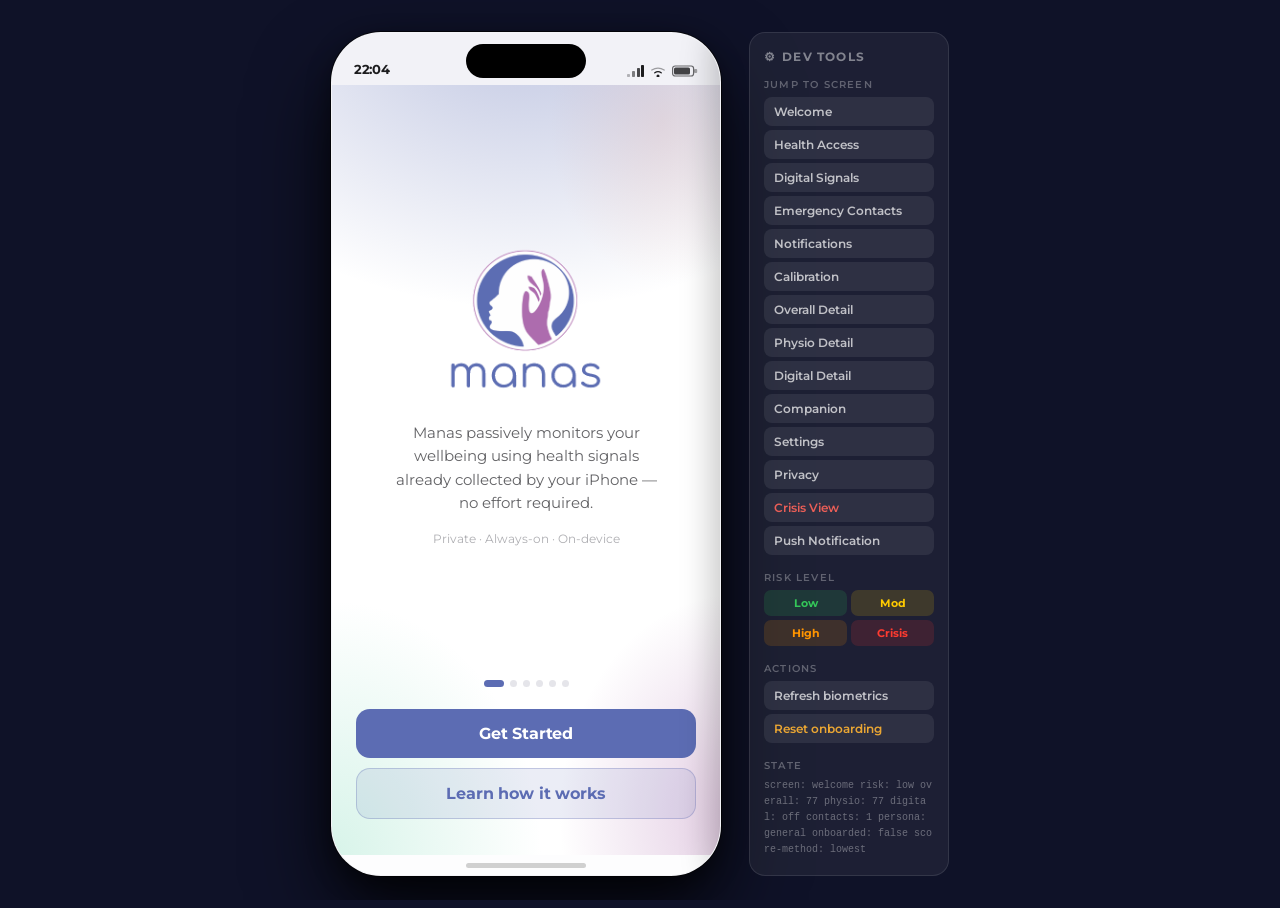
<file: HTML_Prototype/index.html>
<!DOCTYPE html>
<html lang="en">
<head>
  <meta charset="UTF-8">
  <meta name="viewport" content="width=device-width, initial-scale=1.0, maximum-scale=1.0, user-scalable=no">
  <title>MANAS — Interactive Prototype</title>
  <link rel="preconnect" href="https://fonts.googleapis.com">
  <link rel="preconnect" href="https://fonts.gstatic.com" crossorigin>
  <link href="https://fonts.googleapis.com/css2?family=Montserrat:wght@300;400;500;600;700;800&display=swap" rel="stylesheet">
  <link rel="stylesheet" href="css/styles.css">
</head>
<body>

  <div class="wrapper">

    <!-- ── iPhone Frame ── -->
    <div class="phone" id="phone">
      <div class="dynamic-island"></div>

      <!-- Status bar -->
      <div class="status-bar">
        <span id="clock">9:41</span>
        <div class="sb-icons">
          <!-- Signal -->
          <svg width="17" height="12" viewBox="0 0 17 12" fill="none">
            <rect x="0"  y="9" width="3" height="3" rx=".8" fill="#1C1C1E" opacity=".3"/>
            <rect x="5"  y="6" width="3" height="6" rx=".8" fill="#1C1C1E" opacity=".55"/>
            <rect x="10" y="3" width="3" height="9" rx=".8" fill="#1C1C1E" opacity=".8"/>
            <rect x="14" y="0" width="3" height="12" rx=".8" fill="#1C1C1E"/>
          </svg>
          <!-- WiFi -->
          <svg width="16" height="12" viewBox="0 0 16 12" fill="none">
            <circle cx="8" cy="11" r="1.5" fill="#1C1C1E"/>
            <path d="M4.8 7.8Q8 5.5 11.2 7.8" stroke="#1C1C1E" stroke-width="1.4" fill="none" stroke-linecap="round"/>
            <path d="M1.8 5Q8 1.2 14.2 5" stroke="#1C1C1E" stroke-width="1.4" fill="none" stroke-linecap="round" opacity=".4"/>
          </svg>
          <!-- Battery -->
          <svg width="26" height="12" viewBox="0 0 26 12" fill="none">
            <rect x=".6" y="1" width="21" height="10" rx="2.5" stroke="#1C1C1E" stroke-width="1.2" opacity=".65"/>
            <rect x="22" y="4" width="3.2" height="4" rx="1" fill="#1C1C1E" opacity=".38"/>
            <rect x="2"  y="2.5" width="16" height="7" rx="1.5" fill="#1C1C1E" opacity=".82"/>
          </svg>
        </div>
      </div>

      <!-- Nav bar (injected per-screen) -->
      <div id="nav-bar" class="nav-bar hidden"></div>

      <!-- Screen content -->
      <div id="screen" class="screen-root"></div>

      <!-- Tab bar -->
      <nav id="tab-bar" class="tab-bar hidden">
        <button class="tab" data-tab="dashboard">
          <svg width="22" height="20" viewBox="0 0 24 22" fill="none">
            <path d="M12 21.5C12 21.5 1 14 1 6.5C1 3.46 3.46 1 6.5 1C8.24 1 9.8 1.82 10.85 3.08L12 4.5L13.15 3.08C14.2 1.82 15.76 1 17.5 1C20.54 1 23 3.46 23 6.5C23 14 12 21.5 12 21.5Z" fill="currentColor"/>
          </svg>
          <span>Today</span>
        </button>
        <button class="tab" data-tab="companion">
          <svg width="22" height="20" viewBox="0 0 24 24" fill="none">
            <path d="M21 15a2 2 0 0 1-2 2H7l-4 4V5a2 2 0 0 1 2-2h14a2 2 0 0 1 2 2z" fill="currentColor"/>
          </svg>
          <span>Companion</span>
        </button>
        <button class="tab" data-tab="settings">
          <svg width="22" height="20" viewBox="0 0 24 24" fill="none">
            <circle cx="12" cy="12" r="3" stroke="currentColor" stroke-width="2.2" fill="none"/>
            <path d="M19.4 15a1.65 1.65 0 0 0 .33 1.82l.06.06a2 2 0 1 1-2.83 2.83l-.06-.06a1.65 1.65 0 0 0-1.82-.33 1.65 1.65 0 0 0-1 1.51V21a2 2 0 1 1-4 0v-.09A1.65 1.65 0 0 0 9 19.4a1.65 1.65 0 0 0-1.82.33l-.06.06a2 2 0 1 1-2.83-2.83l.06-.06A1.65 1.65 0 0 0 4.68 15a1.65 1.65 0 0 0-1.51-1H3a2 2 0 1 1 0-4h.09A1.65 1.65 0 0 0 4.6 9a1.65 1.65 0 0 0-.33-1.82l-.06-.06a2 2 0 1 1 2.83-2.83l.06.06A1.65 1.65 0 0 0 9 4.68a1.65 1.65 0 0 0 1-1.51V3a2 2 0 1 1 4 0v.09a1.65 1.65 0 0 0 1 1.51 1.65 1.65 0 0 0 1.82-.33l.06-.06a2 2 0 1 1 2.83 2.83l-.06.06A1.65 1.65 0 0 0 19.4 9a1.65 1.65 0 0 0 1.51 1H21a2 2 0 1 1 0 4h-.09a1.65 1.65 0 0 0-1.51 1z" stroke="currentColor" stroke-width="2" fill="none"/>
          </svg>
          <span>Settings</span>
        </button>
      </nav>

      <div class="home-bar"></div>

      <!-- Hamburger menu (side drawer) -->
      <div id="menu-overlay" class="menu-overlay hidden"></div>
      <div id="menu-drawer" class="menu-drawer"></div>
    </div>

    <!-- ── Dev Tools Panel ── -->
    <aside class="dev-panel">
      <div class="dev-header">
        <span>⚙</span> Dev Tools
      </div>

      <div class="dev-section">
        <div class="dev-section-label">Jump to screen</div>
        <button class="dev-btn" onclick="App.dev.goto('welcome')">Welcome</button>
        <button class="dev-btn" onclick="App.dev.goto('health-access')">Health Access</button>
        <button class="dev-btn" onclick="App.dev.goto('digital-signals')">Digital Signals</button>
        <button class="dev-btn" onclick="App.dev.goto('emergency-contacts')">Emergency Contacts</button>
        <button class="dev-btn" onclick="App.dev.goto('notifications')">Notifications</button>
        <button class="dev-btn" onclick="App.dev.goto('calibration')">Calibration</button>
        <button class="dev-btn" onclick="App.dev.goto('overall-detail')">Overall Detail</button>
        <button class="dev-btn" onclick="App.dev.goto('physio-detail')">Physio Detail</button>
        <button class="dev-btn" onclick="App.dev.goto('digital-detail')">Digital Detail</button>
        <button class="dev-btn" onclick="App.dev.goto('companion')">Companion</button>
        <button class="dev-btn" onclick="App.dev.goto('settings')">Settings</button>
        <button class="dev-btn" onclick="App.dev.goto('privacy')">Privacy</button>
        <button class="dev-btn dev-danger" onclick="App.dev.goto('crisis')">Crisis View</button>
        <button class="dev-btn" onclick="App.dev.goto('notification')">Push Notification</button>
      </div>

      <div class="dev-section">
        <div class="dev-section-label">Risk level</div>
        <div class="dev-risk-row">
          <button class="dev-risk dev-risk-low"    onclick="App.dev.setRisk('low')">Low</button>
          <button class="dev-risk dev-risk-mod"    onclick="App.dev.setRisk('moderate')">Mod</button>
          <button class="dev-risk dev-risk-high"   onclick="App.dev.setRisk('high')">High</button>
          <button class="dev-risk dev-risk-crisis" onclick="App.dev.setRisk('crisis')">Crisis</button>
        </div>
      </div>

      <div class="dev-section">
        <div class="dev-section-label">Actions</div>
        <button class="dev-btn" onclick="App.dev.refresh()">Refresh biometrics</button>
        <button class="dev-btn dev-warn" onclick="App.dev.resetOnboarding()">Reset onboarding</button>
      </div>

      <div class="dev-section">
        <div class="dev-section-label">State</div>
        <div id="dev-state" class="dev-state-display"></div>
      </div>
    </aside>

  </div>

  <!-- Modal overlay (sheets, crisis) -->
  <div id="modal-overlay" class="modal-overlay hidden"></div>
  <div id="modal-sheet" class="modal-sheet hidden"></div>

  <script src="js/app.js"></script>
</body>
</html>
</file>
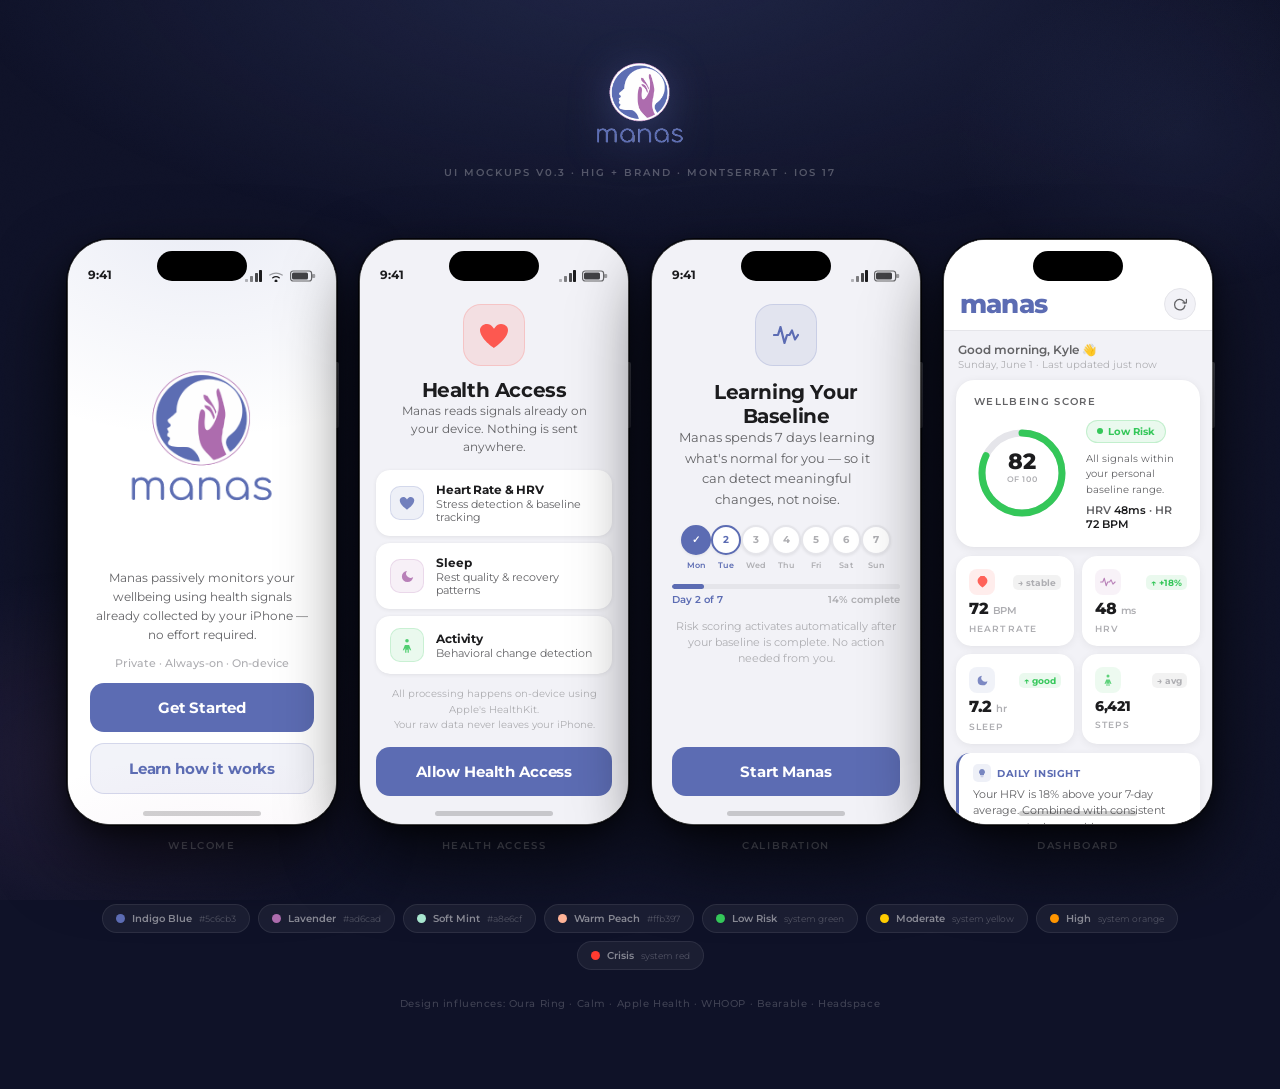
<file: docs/ui-mocks.html>
<!DOCTYPE html>
<html lang="en">
<head>
<meta charset="UTF-8">
<meta name="viewport" content="width=device-width, initial-scale=1.0">
<title>MANAS — UI Mockups v0.3</title>
<link rel="preconnect" href="https://fonts.googleapis.com">
<link rel="preconnect" href="https://fonts.gstatic.com" crossorigin>
<link href="https://fonts.googleapis.com/css2?family=Montserrat:ital,wght@0,300;0,400;0,500;0,600;0,700;0,800;1,300;1,400&display=swap" rel="stylesheet">
<style>
*, *::before, *::after { margin: 0; padding: 0; box-sizing: border-box; }

/* ─────────────────────────────────
   TOKENS
───────────────────────────────── */
:root {
  --b-indigo:   #5c6cb3;
  --b-lavender: #ad6cad;
  --b-mint:     #a8e6cf;
  --b-peach:    #ffb397;
  --b-gray:     #f4f4f7;

  --ios-bg:     #F2F2F7;
  --ios-card:   #FFFFFF;
  --ios-l1:     #1C1C1E;
  --ios-l2:     #636366;
  --ios-l3:     #AEAEB2;
  --ios-sep:    #E5E5EA;
  --ios-fill:   #F2F2F7;

  --risk-low:   #34C759;
  --risk-mod:   #FFCC00;
  --risk-high:  #FF9500;
  --risk-crisis:#FF3B30;

  --pw: 270px;
  --ph: 586px;
  --pr: 43px;
}

body {
  background: #0F1228;
  min-height: 100vh;
  font-family: 'Montserrat', sans-serif;
  overflow-x: hidden;
}

/* Ambient light */
body::before {
  content: '';
  position: fixed; inset: 0; z-index: 0; pointer-events: none;
  background:
    radial-gradient(ellipse 90% 55% at 50% -5%,  rgba(92,108,179,0.22) 0%, transparent 60%),
    radial-gradient(ellipse 45% 40% at 8%  85%,  rgba(173,108,173,0.12) 0%, transparent 55%),
    radial-gradient(ellipse 35% 35% at 92% 15%,  rgba(92,108,179,0.10) 0%, transparent 50%);
}

/* Grain */
body::after {
  content: ''; position: fixed; inset: 0; z-index: 0; pointer-events: none; opacity: 0.25;
  background-image: url("data:image/svg+xml,%3Csvg xmlns='http://www.w3.org/2000/svg' viewBox='0 0 200 200'%3E%3Cfilter id='g'%3E%3CfeTurbulence type='fractalNoise' baseFrequency='0.8' numOctaves='4' stitchTiles='stitch'/%3E%3C/filter%3E%3Crect width='100%25' height='100%25' filter='url(%23g)' opacity='0.06'/%3E%3C/svg%3E");
  background-size: 160px;
}

.page { position: relative; z-index: 1; padding: 60px 36px 80px; }

/* ─────────────────────────────────
   PAGE HEADER
───────────────────────────────── */
.header {
  text-align: center; margin-bottom: 60px;
  animation: rise 0.8s cubic-bezier(.22,1,.36,1) both;
}
.header img { height: 88px; margin-bottom: 10px; filter: drop-shadow(0 6px 20px rgba(92,108,179,0.4)); }
.header-meta {
  font-size: 10px; font-weight: 600; letter-spacing: 0.2em;
  text-transform: uppercase; color: rgba(255,255,255,0.28);
  margin-top: 4px;
}

/* ─────────────────────────────────
   PHONES ROW
───────────────────────────────── */
.phones {
  display: flex; gap: 22px;
  justify-content: center; align-items: flex-start; flex-wrap: wrap;
}

.phone-col { display: flex; flex-direction: column; align-items: center; gap: 14px; }
.phone-col:nth-child(1) { animation: rise 0.8s 0.06s cubic-bezier(.22,1,.36,1) both; }
.phone-col:nth-child(2) { animation: rise 0.8s 0.14s cubic-bezier(.22,1,.36,1) both; }
.phone-col:nth-child(3) { animation: rise 0.8s 0.22s cubic-bezier(.22,1,.36,1) both; }
.phone-col:nth-child(4) { animation: rise 0.8s 0.30s cubic-bezier(.22,1,.36,1) both; }

.screen-label {
  font-size: 10px; font-weight: 600; letter-spacing: 0.16em;
  text-transform: uppercase; color: rgba(255,255,255,0.32);
}

/* ─────────────────────────────────
   PHONE SHELL
───────────────────────────────── */
.phone {
  width: var(--pw); height: var(--ph);
  background: linear-gradient(145deg, #2C2C2E 0%, #1A1A1A 100%);
  border-radius: var(--pr);
  position: relative;
  border: 1.5px solid rgba(255,255,255,0.12);
  box-shadow:
    0 0 0 1px rgba(0,0,0,0.75),
    inset 0 0 0 1px rgba(255,255,255,0.05),
    0 32px 72px rgba(0,0,0,0.75),
    0 6px 18px rgba(0,0,0,0.4);
}
.phone::before {
  content: ''; position: absolute; top: 11px; left: 50%; transform: translateX(-50%);
  width: 90px; height: 30px; background: #000; border-radius: 18px; z-index: 100;
}
.phone::after {
  content: ''; position: absolute; right: -3px; top: 122px;
  width: 3px; height: 66px;
  background: linear-gradient(180deg,rgba(255,255,255,0.16) 0%,rgba(255,255,255,0.09) 100%);
  border-radius: 0 2px 2px 0;
}
.vol { position: absolute; left: -3px;
  background: linear-gradient(180deg,rgba(255,255,255,0.16) 0%,rgba(255,255,255,0.09) 100%);
  border-radius: 2px 0 0 2px; }
.vol-s { top: 90px;  height: 28px; }
.vol-u { top: 134px; height: 52px; }
.vol-d { top: 196px; height: 52px; }

.screen {
  position: absolute; inset: 0;
  border-radius: calc(var(--pr) - 1.5px);
  overflow: hidden; background: white;
}
.home-bar {
  position: absolute; bottom: 8px; left: 50%; transform: translateX(-50%);
  width: 118px; height: 5px; background: rgba(0,0,0,0.18); border-radius: 3px; z-index: 50;
}

/* ─────────────────────────────────
   STATUS BAR (light mode)
───────────────────────────────── */
.sb {
  position: absolute; top: 0; left: 0; right: 0; height: 50px; z-index: 40;
  display: flex; align-items: flex-end; justify-content: space-between;
  padding: 0 20px 8px;
  font-family: 'Montserrat', sans-serif; font-size: 11.5px; font-weight: 700;
  color: var(--ios-l1);
}
.sb-r { display: flex; align-items: center; gap: 6px; }
.sb-r svg { display: block; }

/* ─────────────────────────────────
   SHARED
───────────────────────────────── */
.btn {
  width: 100%; padding: 15px; border-radius: 14px; text-align: center;
  font-family: 'Montserrat', sans-serif; font-size: 15px; font-weight: 700;
  letter-spacing: -0.01em; cursor: default;
}
.btn-fill { background: var(--b-indigo); color: #fff; }
.btn-ghost { background: rgba(92,108,179,0.08); color: var(--b-indigo); border: 1.5px solid rgba(92,108,179,0.2); }

/* ═══════════════════════════════════════════════════════════
   SCREEN 1 — WELCOME
   Inspired by: Calm (gradient hero), Headspace (centered logo, generous space)
═══════════════════════════════════════════════════════════ */
.s-welcome {
  position: absolute; inset: 0;
  display: flex; flex-direction: column; align-items: center;
  padding: 50px 22px 30px;
  background:
    radial-gradient(ellipse 200% 65% at 50% -5%, rgba(92,108,179,0.13) 0%, transparent 60%),
    radial-gradient(ellipse 160% 40% at 50% 110%, rgba(173,108,173,0.07) 0%, transparent 55%),
    #fff;
}

.w-top {
  flex: 1; display: flex; flex-direction: column;
  align-items: center; justify-content: center; gap: 0; padding-top: 16px;
}
.w-logo { width: 150px; height: auto; }
.w-rule {
  width: 28px; height: 1.5px;
  background: linear-gradient(90deg, transparent, var(--b-indigo), transparent);
  margin: 18px auto; opacity: 0.3;
}
.w-tagline {
  font-size: 13.5px; font-weight: 300; font-style: italic;
  line-height: 1.7; color: var(--ios-l2); text-align: center; max-width: 196px;
}

.w-bottom { width: 100%; display: flex; flex-direction: column; gap: 11px; }
.w-desc { font-size: 11.5px; font-weight: 400; line-height: 1.65; color: var(--ios-l2); text-align: center; }
.w-subdesc { font-size: 10.5px; font-weight: 500; line-height: 1.55; color: var(--ios-l3); text-align: center; }

/* ═══════════════════════════════════════════════════════════
   SCREEN 2 — HEALTH ACCESS
   Inspired by: Apple Health permission sheets, native HIG pattern
═══════════════════════════════════════════════════════════ */
.s-health {
  position: absolute; inset: 0;
  display: flex; flex-direction: column; align-items: center;
  padding: 50px 16px 28px; background: var(--ios-bg);
}
.h-top { flex: 1; display: flex; flex-direction: column; align-items: center; gap: 12px; padding-top: 14px; }
.h-bottom { width: 100%; }

.icon-circle {
  width: 62px; height: 62px; border-radius: 18px;
  display: flex; align-items: center; justify-content: center;
}
.ic-red    { background: rgba(255,59,48,0.10);  border: 1px solid rgba(255,59,48,0.16); }
.ic-indigo { background: rgba(92,108,179,0.10); border: 1px solid rgba(92,108,179,0.18); }

.scr-title  { font-size: 20px; font-weight: 700; letter-spacing: -0.02em; color: var(--ios-l1); }
.scr-sub    { font-size: 12px; font-weight: 400; color: var(--ios-l2); text-align: center; max-width: 200px; line-height: 1.5; }

.perm-list { width: 100%; display: flex; flex-direction: column; gap: 7px; margin-top: 2px; }
.perm-row {
  display: flex; align-items: center; gap: 12px;
  padding: 12px 14px; background: var(--ios-card); border-radius: 14px;
  box-shadow: 0 1px 4px rgba(0,0,0,0.07), 0 0 1px rgba(0,0,0,0.04);
}
.perm-ico {
  width: 34px; height: 34px; border-radius: 10px; flex-shrink: 0;
  display: flex; align-items: center; justify-content: center;
  background: rgba(92,108,179,0.10); border: 1px solid rgba(92,108,179,0.18);
}
.perm-ico-lav { background: rgba(173,108,173,0.10); border-color: rgba(173,108,173,0.18); }
.perm-ico-green { background: rgba(52,199,89,0.10); border-color: rgba(52,199,89,0.18); }

.perm-name { font-size: 12px; font-weight: 700; color: var(--ios-l1); letter-spacing: -0.01em; }
.perm-desc { font-size: 10.5px; font-weight: 400; color: var(--ios-l2); margin-top: 1px; }
.privacy-note { font-size: 10px; font-weight: 400; color: var(--ios-l3); text-align: center; line-height: 1.55; padding: 0 8px; }

/* ═══════════════════════════════════════════════════════════
   SCREEN 3 — CALIBRATION
   Inspired by: Oura Ring onboarding (step progress), Welltory (data calibration flow)
═══════════════════════════════════════════════════════════ */
.s-cal {
  position: absolute; inset: 0;
  display: flex; flex-direction: column; align-items: center;
  padding: 50px 20px 28px; background: var(--ios-bg);
}
.c-top { flex: 1; display: flex; flex-direction: column; align-items: center; gap: 14px; padding-top: 14px; text-align: center; }
.c-desc { font-size: 12.5px; font-weight: 400; line-height: 1.65; color: var(--ios-l2); max-width: 210px; }
.c-note { font-size: 10.5px; font-weight: 400; color: var(--ios-l3); line-height: 1.55; padding: 0 4px; }
.c-bottom { width: 100%; }

/* Step-style 7-day tracker */
.day-track { position: relative; display: flex; gap: 0; align-items: center; }
.day-item { display: flex; flex-direction: column; align-items: center; gap: 5px; position: relative; z-index: 1; }
.day-dot {
  width: 30px; height: 30px; border-radius: 50%;
  display: flex; align-items: center; justify-content: center;
  font-size: 9.5px; font-weight: 700;
  background: var(--ios-card); border: 2px solid var(--ios-sep); color: var(--ios-l3);
  box-shadow: 0 1px 3px rgba(0,0,0,0.07);
  transition: all 0.2s;
}
.day-dot.done  { background: var(--b-indigo); border-color: var(--b-indigo); color: #fff; }
.day-dot.today { background: #fff; border-color: var(--b-indigo); color: var(--b-indigo); }
.day-lbl { font-size: 8px; font-weight: 600; color: var(--ios-l3); letter-spacing: 0.04em; }
.day-lbl.done  { color: var(--b-indigo); }
.day-lbl.today { color: var(--b-indigo); }
/* Connecting line between dots */
.day-line { flex: 1; height: 2px; background: var(--ios-sep); margin-bottom: 14px; position: relative; z-index: 0; }
.day-line.done { background: var(--b-indigo); }

.c-prog-wrap { width: 100%; }
.c-prog-bar {
  width: 100%; height: 5px; border-radius: 3px;
  background: var(--ios-sep); overflow: hidden;
}
.c-prog-fill { height: 100%; width: 14%; background: var(--b-indigo); border-radius: 3px; }
.c-prog-label {
  display: flex; justify-content: space-between;
  font-size: 9.5px; font-weight: 600; margin-top: 5px;
  color: var(--ios-l3);
}
.c-prog-label span:first-child { color: var(--b-indigo); }

/* ═══════════════════════════════════════════════════════════
   SCREEN 4 — DASHBOARD
   Inspired by: Oura Ring (wellness ring score), Apple Health (summary),
                WHOOP (bold metric hierarchy), Bearable (insight cards)
═══════════════════════════════════════════════════════════ */
.s-dash { position: absolute; inset: 0; display: flex; flex-direction: column; background: var(--ios-bg); }

/* Nav bar */
.nav {
  background: var(--ios-card);
  border-bottom: 1px solid var(--ios-sep);
  padding: 48px 16px 10px;
  display: flex; align-items: flex-end; justify-content: space-between;
}
.nav-mark { font-size: 26px; font-weight: 800; letter-spacing: -0.03em; color: var(--b-indigo); }
.nav-btn {
  width: 32px; height: 32px; border-radius: 50%;
  background: var(--ios-fill); border: 1px solid var(--ios-sep);
  display: flex; align-items: center; justify-content: center;
}

/* Dashboard scroll area */
.dash-body {
  flex: 1; overflow: hidden;
  padding: 10px 12px 20px;
  display: flex; flex-direction: column; gap: 9px;
}

/* Greeting */
.greeting { padding: 2px 2px 0; }
.greeting-hi { font-size: 11.5px; font-weight: 600; color: var(--ios-l2); }
.greeting-date { font-size: 10px; font-weight: 400; color: var(--ios-l3); margin-top: 1px; }

/* Wellness ring card — Oura Ring inspired */
.ring-card {
  background: var(--ios-card); border-radius: 18px;
  padding: 16px 18px;
  box-shadow: 0 2px 10px rgba(0,0,0,0.07), 0 0 1px rgba(0,0,0,0.05);
}
.ring-eyebrow {
  font-size: 9.5px; font-weight: 600; letter-spacing: 0.14em;
  text-transform: uppercase; color: var(--ios-l2); margin-bottom: 12px;
}
.ring-body { display: flex; align-items: center; gap: 16px; }
.ring-svg-wrap { flex-shrink: 0; }
.ring-info { flex: 1; }
.ring-status {
  display: inline-flex; align-items: center; gap: 5px;
  padding: 4px 10px; border-radius: 20px;
  background: rgba(52,199,89,0.10); border: 1px solid rgba(52,199,89,0.22);
  margin-bottom: 8px;
}
.ring-status-dot { width: 6px; height: 6px; border-radius: 50%; background: var(--risk-low); }
.ring-status-txt { font-size: 10px; font-weight: 700; color: var(--risk-low); }
.ring-detail { font-size: 10px; font-weight: 400; color: var(--ios-l2); line-height: 1.55; }
.ring-metric { font-size: 11px; font-weight: 600; color: var(--ios-l2); margin-top: 6px; }
.ring-metric span { color: var(--ios-l1); }

/* Biometric bento grid */
.bio-grid { display: grid; grid-template-columns: 1fr 1fr; gap: 8px; }
.bio-tile {
  background: var(--ios-card); border-radius: 15px;
  padding: 13px 13px 12px;
  box-shadow: 0 2px 8px rgba(0,0,0,0.06), 0 0 1px rgba(0,0,0,0.04);
  display: flex; flex-direction: column; gap: 6px;
}
.bio-icon-row { display: flex; align-items: center; justify-content: space-between; }
.bio-ico {
  width: 26px; height: 26px; border-radius: 8px;
  display: flex; align-items: center; justify-content: center;
}
.trend {
  font-size: 9px; font-weight: 700; padding: 2px 5px; border-radius: 5px;
}
.trend-up   { color: var(--risk-low); background: rgba(52,199,89,0.10); }
.trend-flat { color: var(--ios-l3);   background: rgba(0,0,0,0.05); }
.trend-down { color: var(--risk-crisis); background: rgba(255,59,48,0.08); }
.bio-val  { font-size: 16px; font-weight: 800; letter-spacing: -0.025em; color: var(--ios-l1); line-height: 1; }
.bio-lbl  { font-size: 9px; font-weight: 600; color: var(--ios-l3); text-transform: uppercase; letter-spacing: 0.1em; }

/* AI Insight card — Bearable / Woebot inspired */
.insight-card {
  background: var(--ios-card); border-radius: 14px;
  border-left: 3px solid var(--b-indigo);
  padding: 11px 14px;
  box-shadow: 0 2px 8px rgba(0,0,0,0.06);
}
.insight-header { display: flex; align-items: center; gap: 6px; margin-bottom: 5px; }
.insight-icon {
  width: 18px; height: 18px; border-radius: 5px;
  background: rgba(92,108,179,0.10); display: flex; align-items: center; justify-content: center;
}
.insight-label { font-size: 9.5px; font-weight: 700; color: var(--b-indigo); letter-spacing: 0.06em; text-transform: uppercase; }
.insight-text { font-size: 10.5px; font-weight: 400; color: var(--ios-l2); line-height: 1.55; }

/* Alerts */
.alerts-hd { font-size: 12px; font-weight: 700; color: var(--ios-l1); margin-bottom: 6px; }
.alert-row {
  display: flex; align-items: center; gap: 9px;
  padding: 9px 12px; margin-bottom: 5px;
  background: var(--ios-card); border-radius: 12px;
  box-shadow: 0 1px 4px rgba(0,0,0,0.06);
}
.a-dot { width: 7px; height: 7px; border-radius: 50%; flex-shrink: 0; }
.a-body { flex: 1; }
.a-sev  { font-size: 11px; font-weight: 700; color: var(--ios-l1); }
.a-trig { font-size: 9px;  font-weight: 400; color: var(--ios-l2); margin-top: 1px; }
.a-time { font-size: 9px;  font-weight: 500; color: var(--ios-l3); }

/* ─────────────────────────────────
   LEGEND
───────────────────────────────── */
.legend {
  display: flex; justify-content: center; gap: 8px;
  flex-wrap: wrap; margin-top: 52px;
  animation: rise 0.8s 0.42s cubic-bezier(.22,1,.36,1) both;
}
.leg {
  display: flex; align-items: center; gap: 7px;
  padding: 7px 13px;
  background: rgba(255,255,255,0.05); border: 1px solid rgba(255,255,255,0.08);
  border-radius: 20px;
}
.leg-dot { width: 9px; height: 9px; border-radius: 50%; }
.leg-name { font-size: 10px; font-weight: 600; color: rgba(255,255,255,0.48); }
.leg-hex  { font-size: 9px;  font-weight: 400; color: rgba(255,255,255,0.24); }

/* ─────────────────────────────────
   ANIMATION
───────────────────────────────── */
@keyframes rise {
  from { opacity:0; transform: translateY(24px); }
  to   { opacity:1; transform: translateY(0); }
}

/* Influence credits strip */
.credits {
  text-align: center; margin-top: 28px;
  animation: rise 0.8s 0.5s cubic-bezier(.22,1,.36,1) both;
}
.credits p {
  font-size: 9.5px; font-weight: 500; color: rgba(255,255,255,0.2);
  letter-spacing: 0.06em;
}
</style>
</head>
<body>
<div class="page">

  <!-- Page header -->
  <header class="header">
    <img src="../Manas/Resources/Assets/manas_logo.png" alt="manas"/>
    <div class="header-meta">UI Mockups v0.3 · HIG + Brand · Montserrat · iOS 17</div>
  </header>

  <div class="phones">

    <!-- ═══ PHONE 1 — Welcome ═══
         Style refs: Calm (gradient hero bg), Headspace (centered logo, lots of air) -->
    <div class="phone-col">
      <div class="phone">
        <div class="vol vol-s"></div><div class="vol vol-u"></div><div class="vol vol-d"></div>
        <div class="screen">
          <div class="sb">
            <span>9:41</span>
            <div class="sb-r">
              <svg width="17" height="12" viewBox="0 0 17 12" fill="none">
                <rect x="0"  y="9" width="3" height="3" rx=".8" fill="#1C1C1E" opacity=".3"/>
                <rect x="5"  y="6" width="3" height="6" rx=".8" fill="#1C1C1E" opacity=".55"/>
                <rect x="10" y="3" width="3" height="9" rx=".8" fill="#1C1C1E" opacity=".8"/>
                <rect x="14" y="0" width="3" height="12" rx=".8" fill="#1C1C1E"/>
              </svg>
              <svg width="16" height="12" viewBox="0 0 16 12" fill="none">
                <circle cx="8" cy="11" r="1.5" fill="#1C1C1E"/>
                <path d="M4.8 7.8Q8 5.5 11.2 7.8" stroke="#1C1C1E" stroke-width="1.4" fill="none" stroke-linecap="round"/>
                <path d="M1.8 5Q8 1.2 14.2 5" stroke="#1C1C1E" stroke-width="1.4" fill="none" stroke-linecap="round" opacity=".4"/>
              </svg>
              <svg width="26" height="12" viewBox="0 0 26 12" fill="none">
                <rect x=".6" y="1" width="21" height="10" rx="2.5" stroke="#1C1C1E" stroke-width="1.2" opacity=".65"/>
                <rect x="22" y="4" width="3.2" height="4" rx="1" fill="#1C1C1E" opacity=".38"/>
                <rect x="2"  y="2.5" width="16" height="7" rx="1.5" fill="#1C1C1E" opacity=".82"/>
              </svg>
            </div>
          </div>

          <div class="s-welcome">
            <div class="w-top">
              <img class="w-logo" src="../Manas/Resources/Assets/manas_logo.png" alt="manas logo"/>
            </div>
            <div class="w-bottom">
              <div class="w-desc">Manas passively monitors your wellbeing using health signals already collected by your iPhone — no effort required.</div>
              <div class="w-subdesc">Private · Always-on · On-device</div>
              <div class="btn btn-fill">Get Started</div>
              <div class="btn btn-ghost">Learn how it works</div>
            </div>
          </div>
          <div class="home-bar"></div>
        </div>
      </div>
      <div class="screen-label">Welcome</div>
    </div>

    <!-- ═══ PHONE 2 — Health Access ═══
         Style refs: Apple Health permission sheet, native iOS HIG -->
    <div class="phone-col">
      <div class="phone">
        <div class="vol vol-s"></div><div class="vol vol-u"></div><div class="vol vol-d"></div>
        <div class="screen">
          <div class="sb"><span>9:41</span>
            <div class="sb-r">
              <svg width="17" height="12" viewBox="0 0 17 12" fill="none"><rect x="0" y="9" width="3" height="3" rx=".8" fill="#1C1C1E" opacity=".3"/><rect x="5" y="6" width="3" height="6" rx=".8" fill="#1C1C1E" opacity=".55"/><rect x="10" y="3" width="3" height="9" rx=".8" fill="#1C1C1E" opacity=".8"/><rect x="14" y="0" width="3" height="12" rx=".8" fill="#1C1C1E"/></svg>
              <svg width="26" height="12" viewBox="0 0 26 12" fill="none"><rect x=".6" y="1" width="21" height="10" rx="2.5" stroke="#1C1C1E" stroke-width="1.2" opacity=".65"/><rect x="22" y="4" width="3.2" height="4" rx="1" fill="#1C1C1E" opacity=".38"/><rect x="2" y="2.5" width="16" height="7" rx="1.5" fill="#1C1C1E" opacity=".82"/></svg>
            </div>
          </div>

          <div class="s-health">
            <div class="h-top">
              <div class="icon-circle ic-red">
                <svg width="30" height="27" viewBox="0 0 30 27" fill="none">
                  <path d="M15 26C15 26 1 17 1 8C1 4.69 4.19 2 8 2C10.3 2 12.35 3.2 13.65 5L15 6.8L16.35 5C17.65 3.2 19.7 2 22 2C25.81 2 29 4.69 29 8C29 17 15 26 15 26Z" fill="#FF3B30" opacity=".82"/>
                </svg>
              </div>
              <div>
                <div class="scr-title" style="text-align:center">Health Access</div>
                <div class="scr-sub">Manas reads signals already on your device. Nothing is sent anywhere.</div>
              </div>
              <div class="perm-list">
                <div class="perm-row">
                  <div class="perm-ico">
                    <svg width="16" height="14" viewBox="0 0 30 27" fill="none"><path d="M15 26C15 26 1 17 1 8C1 4.69 4.19 2 8 2C10.3 2 12.35 3.2 13.65 5L15 6.8L16.35 5C17.65 3.2 19.7 2 22 2C25.81 2 29 4.69 29 8C29 17 15 26 15 26Z" fill="#5c6cb3" opacity=".85"/></svg>
                  </div>
                  <div>
                    <div class="perm-name">Heart Rate &amp; HRV</div>
                    <div class="perm-desc">Stress detection &amp; baseline tracking</div>
                  </div>
                </div>
                <div class="perm-row">
                  <div class="perm-ico perm-ico-lav">
                    <svg width="15" height="15" viewBox="0 0 24 24" fill="none"><path d="M21 12.79A9 9 0 1 1 11.21 3 7 7 0 0 0 21 12.79z" fill="#ad6cad" opacity=".85"/></svg>
                  </div>
                  <div>
                    <div class="perm-name">Sleep</div>
                    <div class="perm-desc">Rest quality &amp; recovery patterns</div>
                  </div>
                </div>
                <div class="perm-row">
                  <div class="perm-ico perm-ico-green">
                    <svg width="12" height="17" viewBox="0 0 20 24" fill="none"><circle cx="10" cy="4" r="3" fill="#34C759" opacity=".85"/><path d="M7 24V16L5 20H3L6.5 11h7L17 20h-2L13 16V24h-2v-5H9v5z" fill="#34C759" opacity=".85"/></svg>
                  </div>
                  <div>
                    <div class="perm-name">Activity</div>
                    <div class="perm-desc">Behavioral change detection</div>
                  </div>
                </div>
              </div>
              <div class="privacy-note">All processing happens on-device using Apple's HealthKit.<br>Your raw data never leaves your iPhone.</div>
            </div>
            <div class="h-bottom">
              <div class="btn btn-fill">Allow Health Access</div>
            </div>
          </div>
          <div class="home-bar"></div>
        </div>
      </div>
      <div class="screen-label">Health Access</div>
    </div>

    <!-- ═══ PHONE 3 — Calibration ═══
         Style refs: Oura Ring onboarding (step-by-step progress), Welltory calibration flow -->
    <div class="phone-col">
      <div class="phone">
        <div class="vol vol-s"></div><div class="vol vol-u"></div><div class="vol vol-d"></div>
        <div class="screen">
          <div class="sb"><span>9:41</span>
            <div class="sb-r">
              <svg width="17" height="12" viewBox="0 0 17 12" fill="none"><rect x="0" y="9" width="3" height="3" rx=".8" fill="#1C1C1E" opacity=".3"/><rect x="5" y="6" width="3" height="6" rx=".8" fill="#1C1C1E" opacity=".55"/><rect x="10" y="3" width="3" height="9" rx=".8" fill="#1C1C1E" opacity=".8"/><rect x="14" y="0" width="3" height="12" rx=".8" fill="#1C1C1E"/></svg>
              <svg width="26" height="12" viewBox="0 0 26 12" fill="none"><rect x=".6" y="1" width="21" height="10" rx="2.5" stroke="#1C1C1E" stroke-width="1.2" opacity=".65"/><rect x="22" y="4" width="3.2" height="4" rx="1" fill="#1C1C1E" opacity=".38"/><rect x="2" y="2.5" width="16" height="7" rx="1.5" fill="#1C1C1E" opacity=".82"/></svg>
            </div>
          </div>

          <div class="s-cal">
            <div class="c-top">
              <div class="icon-circle ic-indigo">
                <svg width="26" height="18" viewBox="0 0 26 18" fill="none">
                  <polyline points="1,9 5,9 7.5,1 11.5,17 14,9 16.5,9 19,4.5 22,13.5 25,9" stroke="#5c6cb3" stroke-width="2.2" stroke-linecap="round" stroke-linejoin="round"/>
                </svg>
              </div>
              <div>
                <div class="scr-title" style="text-align:center">Learning Your Baseline</div>
                <div class="c-desc">Manas spends 7 days learning what's normal for you — so it can detect meaningful changes, not noise.</div>
              </div>

              <!-- Step-progress tracker -->
              <div class="day-track">
                <div class="day-item">
                  <div class="day-dot done">✓</div>
                  <div class="day-lbl done">Mon</div>
                </div>
                <div class="day-line done"></div>
                <div class="day-item">
                  <div class="day-dot today">2</div>
                  <div class="day-lbl today">Tue</div>
                </div>
                <div class="day-line"></div>
                <div class="day-item">
                  <div class="day-dot">3</div>
                  <div class="day-lbl">Wed</div>
                </div>
                <div class="day-line"></div>
                <div class="day-item">
                  <div class="day-dot">4</div>
                  <div class="day-lbl">Thu</div>
                </div>
                <div class="day-line"></div>
                <div class="day-item">
                  <div class="day-dot">5</div>
                  <div class="day-lbl">Fri</div>
                </div>
                <div class="day-line"></div>
                <div class="day-item">
                  <div class="day-dot">6</div>
                  <div class="day-lbl">Sat</div>
                </div>
                <div class="day-line"></div>
                <div class="day-item">
                  <div class="day-dot">7</div>
                  <div class="day-lbl">Sun</div>
                </div>
              </div>

              <div class="c-prog-wrap">
                <div class="c-prog-bar"><div class="c-prog-fill"></div></div>
                <div class="c-prog-label">
                  <span>Day 2 of 7</span>
                  <span>14% complete</span>
                </div>
              </div>

              <div class="c-note">Risk scoring activates automatically after your baseline is complete. No action needed from you.</div>
            </div>
            <div class="c-bottom">
              <div class="btn btn-fill">Start Manas</div>
            </div>
          </div>
          <div class="home-bar"></div>
        </div>
      </div>
      <div class="screen-label">Calibration</div>
    </div>

    <!-- ═══ PHONE 4 — Dashboard ═══
         Style refs: Oura Ring (wellness ring score + bento metrics),
                     Apple Health (summary card pattern),
                     Bearable (AI insight card), WHOOP (bold metric hierarchy) -->
    <div class="phone-col">
      <div class="phone">
        <div class="vol vol-s"></div><div class="vol vol-u"></div><div class="vol vol-d"></div>
        <div class="screen">

          <div class="s-dash">
            <!-- Nav bar -->
            <div class="nav">
              <div class="nav-mark">manas</div>
              <div class="nav-btn">
                <svg width="14" height="14" viewBox="0 0 24 24" fill="none" stroke="#636366" stroke-width="2.2" stroke-linecap="round" stroke-linejoin="round">
                  <polyline points="23 4 23 10 17 10"/>
                  <path d="M20.49 15a9 9 0 1 1-.02-3.79"/>
                </svg>
              </div>
            </div>

            <div class="dash-body">

              <!-- Greeting -->
              <div class="greeting">
                <div class="greeting-hi">Good morning, Kyle 👋</div>
                <div class="greeting-date">Sunday, June 1 · Last updated just now</div>
              </div>

              <!-- Wellness ring card — Oura Ring "Readiness" inspired -->
              <div class="ring-card">
                <div class="ring-eyebrow">Wellbeing Score</div>
                <div class="ring-body">
                  <!-- SVG ring: score 82/100, green arc -->
                  <div class="ring-svg-wrap">
                    <svg width="96" height="96" viewBox="0 0 96 96">
                      <!-- Track -->
                      <circle cx="48" cy="48" r="40" fill="none" stroke="#E5E5EA" stroke-width="7"/>
                      <!-- Progress arc: circumference=251.3, 82%=206.1 -->
                      <circle cx="48" cy="48" r="40" fill="none"
                        stroke="#34C759" stroke-width="7"
                        stroke-dasharray="206.1 45.2"
                        stroke-linecap="round"
                        transform="rotate(-90 48 48)"/>
                      <!-- Score -->
                      <text x="48" y="44" text-anchor="middle"
                        font-family="Montserrat,sans-serif" font-size="22" font-weight="800" fill="#1C1C1E">82</text>
                      <text x="48" y="57" text-anchor="middle"
                        font-family="Montserrat,sans-serif" font-size="8" font-weight="600" fill="#AEAEB2" letter-spacing="0.08em">OF 100</text>
                    </svg>
                  </div>
                  <div class="ring-info">
                    <div class="ring-status">
                      <div class="ring-status-dot"></div>
                      <div class="ring-status-txt">Low Risk</div>
                    </div>
                    <div class="ring-detail">All signals within your personal baseline range.</div>
                    <div class="ring-metric">HRV <span>48ms</span> · HR <span>72 BPM</span></div>
                  </div>
                </div>
              </div>

              <!-- Biometric bento grid -->
              <div class="bio-grid">
                <div class="bio-tile">
                  <div class="bio-icon-row">
                    <div class="bio-ico" style="background:rgba(255,59,48,0.09)">
                      <svg width="13" height="12" viewBox="0 0 28 26" fill="none"><path d="M14 25C1 17 1 7 8 2a7 7 0 0 1 12 0c7 5 7 15-6 23z" fill="#FF3B30" opacity=".78"/></svg>
                    </div>
                    <div class="trend trend-flat">→ stable</div>
                  </div>
                  <div class="bio-val">72 <span style="font-size:10px;font-weight:600;color:var(--ios-l3)">BPM</span></div>
                  <div class="bio-lbl">Heart Rate</div>
                </div>
                <div class="bio-tile">
                  <div class="bio-icon-row">
                    <div class="bio-ico" style="background:rgba(173,108,173,0.09)">
                      <svg width="16" height="10" viewBox="0 0 26 14" fill="none"><polyline points="1,7 4.5,7 7,1 10,13 12.5,7 15.5,7 18,3.5 21,10.5 24.5,7" stroke="#ad6cad" stroke-width="1.8" stroke-linecap="round" stroke-linejoin="round" fill="none" opacity=".85"/></svg>
                    </div>
                    <div class="trend trend-up">↑ +18%</div>
                  </div>
                  <div class="bio-val">48 <span style="font-size:10px;font-weight:600;color:var(--ios-l3)">ms</span></div>
                  <div class="bio-lbl">HRV</div>
                </div>
                <div class="bio-tile">
                  <div class="bio-icon-row">
                    <div class="bio-ico" style="background:rgba(92,108,179,0.09)">
                      <svg width="13" height="13" viewBox="0 0 24 24" fill="none"><path d="M21 12.79A9 9 0 1 1 11.21 3 7 7 0 0 0 21 12.79z" fill="#5c6cb3" opacity=".78"/></svg>
                    </div>
                    <div class="trend trend-up">↑ good</div>
                  </div>
                  <div class="bio-val">7.2 <span style="font-size:10px;font-weight:600;color:var(--ios-l3)">hr</span></div>
                  <div class="bio-lbl">Sleep</div>
                </div>
                <div class="bio-tile">
                  <div class="bio-icon-row">
                    <div class="bio-ico" style="background:rgba(52,199,89,0.09)">
                      <svg width="10" height="14" viewBox="0 0 20 24" fill="none"><circle cx="10" cy="4" r="3" fill="#34C759" opacity=".78"/><path d="M7 24V16L5 20H3L6.5 11h7L17 20h-2L13 16V24h-2v-5H9v5z" fill="#34C759" opacity=".78"/></svg>
                    </div>
                    <div class="trend trend-flat">→ avg</div>
                  </div>
                  <div class="bio-val" style="font-size:14px">6,421</div>
                  <div class="bio-lbl">Steps</div>
                </div>
              </div>

              <!-- AI Insight card — Bearable inspired -->
              <div class="insight-card">
                <div class="insight-header">
                  <div class="insight-icon">
                    <svg width="10" height="10" viewBox="0 0 20 20" fill="none">
                      <path d="M10 2a6 6 0 0 1 4 10.47V14H6v-1.53A6 6 0 0 1 10 2z" fill="#5c6cb3" opacity=".8"/>
                      <rect x="6.5" y="15" width="7" height="1.5" rx=".75" fill="#5c6cb3" opacity=".5"/>
                      <rect x="7.5" y="17" width="5" height="1.5" rx=".75" fill="#5c6cb3" opacity=".3"/>
                    </svg>
                  </div>
                  <div class="insight-label">Daily Insight</div>
                </div>
                <div class="insight-text">Your HRV is 18% above your 7-day average. Combined with consistent sleep, you're in a positive recovery window.</div>
              </div>

              <!-- Recent alerts -->
              <div>
                <div class="alerts-hd">Recent Alerts</div>
                <div class="alert-row">
                  <div class="a-dot" style="background:#FFCC00"></div>
                  <div class="a-body">
                    <div class="a-sev">Moderate</div>
                    <div class="a-trig">Low HRV (28ms) · Low sleep (5.1h)</div>
                  </div>
                  <div class="a-time">2d ago</div>
                </div>
              </div>

            </div><!-- /dash-body -->
          </div><!-- /s-dash -->
          <div class="home-bar"></div>
        </div>
      </div>
      <div class="screen-label">Dashboard</div>
    </div>

  </div><!-- /phones -->

  <!-- Brand legend -->
  <div class="legend">
    <div class="leg"><div class="leg-dot" style="background:#5c6cb3"></div><span class="leg-name">Indigo Blue</span><span class="leg-hex">#5c6cb3</span></div>
    <div class="leg"><div class="leg-dot" style="background:#ad6cad"></div><span class="leg-name">Lavender</span><span class="leg-hex">#ad6cad</span></div>
    <div class="leg"><div class="leg-dot" style="background:#a8e6cf"></div><span class="leg-name">Soft Mint</span><span class="leg-hex">#a8e6cf</span></div>
    <div class="leg"><div class="leg-dot" style="background:#ffb397"></div><span class="leg-name">Warm Peach</span><span class="leg-hex">#ffb397</span></div>
    <div class="leg"><div class="leg-dot" style="background:#34C759"></div><span class="leg-name">Low Risk</span><span class="leg-hex">system green</span></div>
    <div class="leg"><div class="leg-dot" style="background:#FFCC00"></div><span class="leg-name">Moderate</span><span class="leg-hex">system yellow</span></div>
    <div class="leg"><div class="leg-dot" style="background:#FF9500"></div><span class="leg-name">High</span><span class="leg-hex">system orange</span></div>
    <div class="leg"><div class="leg-dot" style="background:#FF3B30"></div><span class="leg-name">Crisis</span><span class="leg-hex">system red</span></div>
  </div>

  <div class="credits">
    <p>Design influences: Oura Ring · Calm · Apple Health · WHOOP · Bearable · Headspace</p>
  </div>

</div>
</body>
</html>
</file>
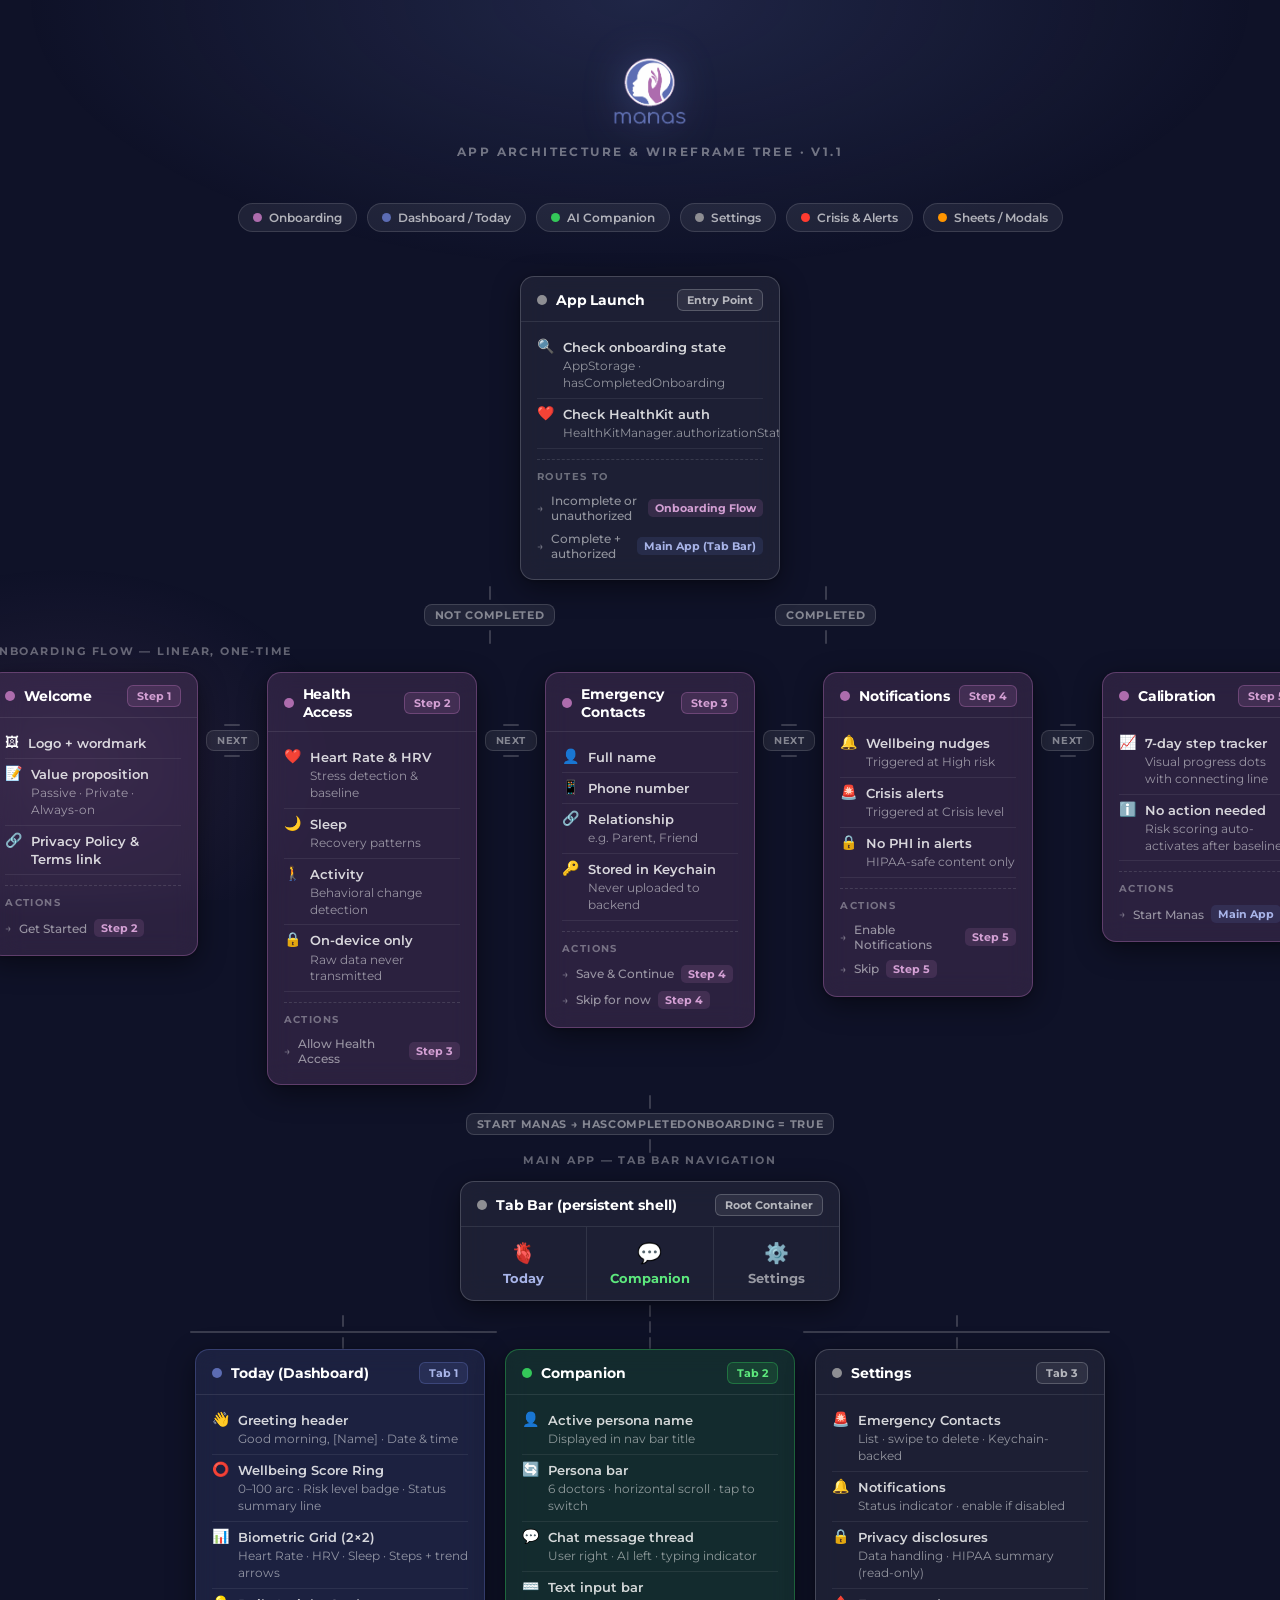
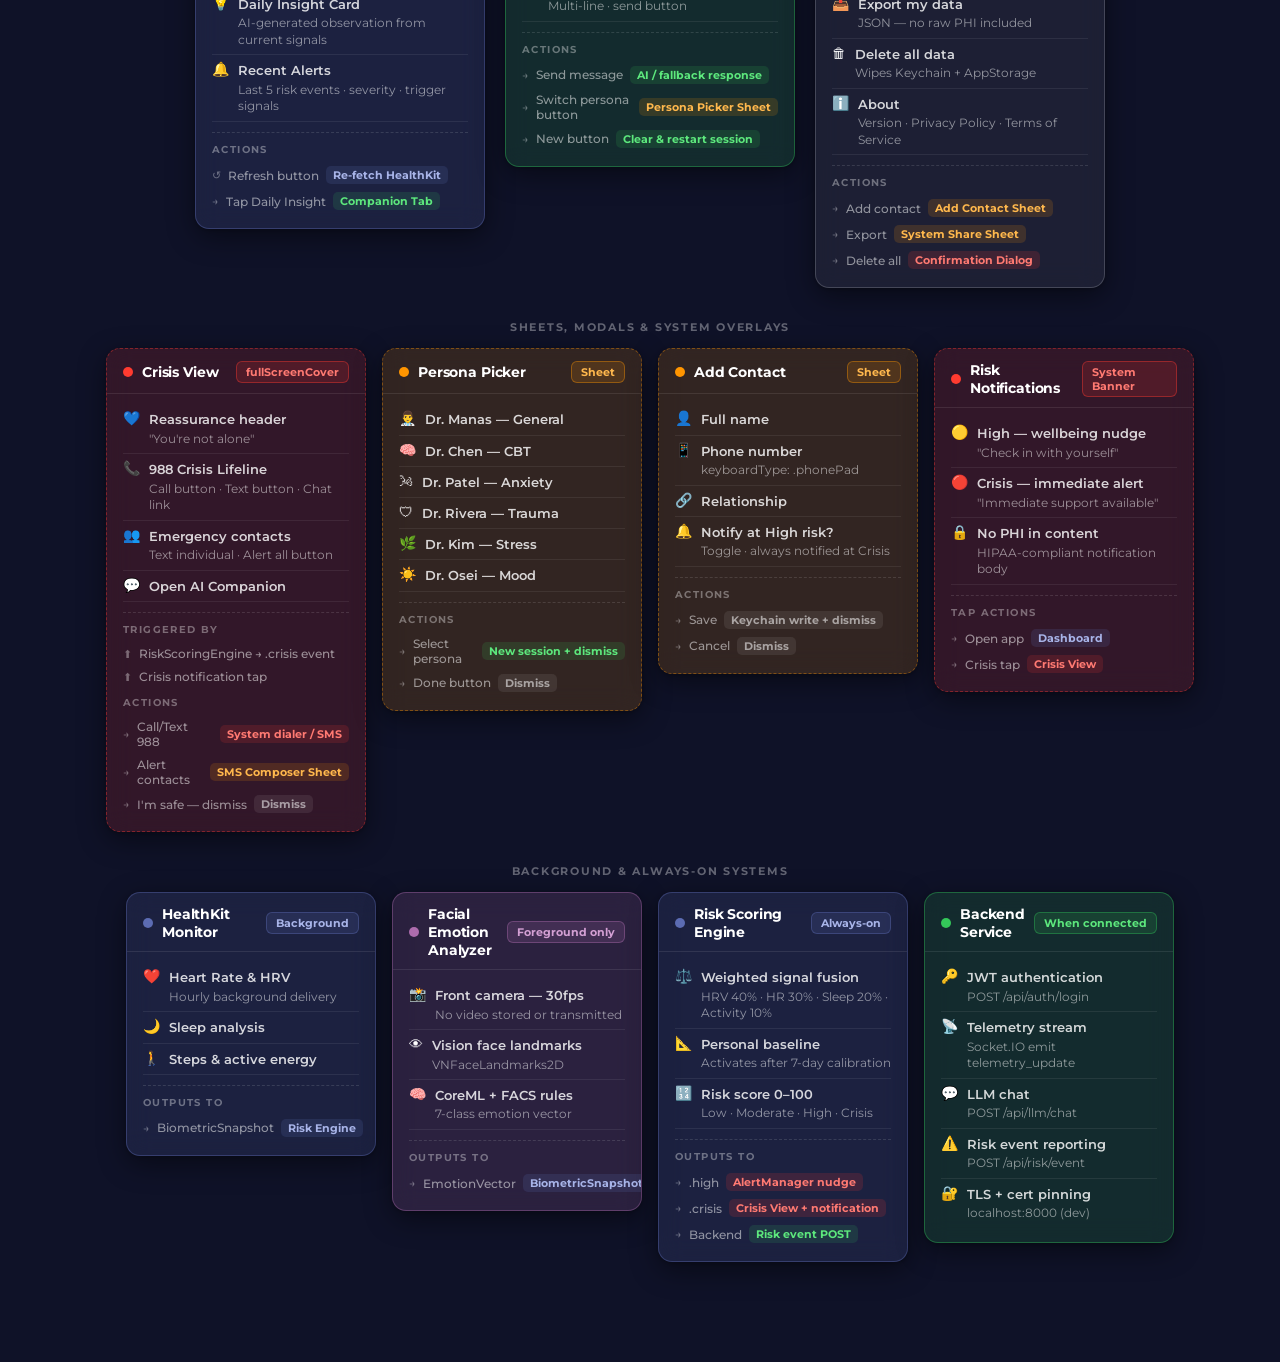
<file: docs/wireframe-tree.html>
<!DOCTYPE html>
<html lang="en">
<head>
<meta charset="UTF-8">
<meta name="viewport" content="width=device-width, initial-scale=1.0">
<title>MANAS — App Architecture & Wireframe Tree</title>
<link rel="preconnect" href="https://fonts.googleapis.com">
<link rel="preconnect" href="https://fonts.gstatic.com" crossorigin>
<link href="https://fonts.googleapis.com/css2?family=Montserrat:wght@400;500;600;700;800&display=swap" rel="stylesheet">
<style>
*, *::before, *::after { margin: 0; padding: 0; box-sizing: border-box; }

:root {
  --indigo:   #5c6cb3;
  --lavender: #ad6cad;
  --mint:     #34C759;
  --peach:    #FF9500;
  --red:      #FF3B30;

  /* Card base — dark glass */
  --card-bg:    rgba(255,255,255,0.07);
  --card-sep:   rgba(255,255,255,0.09);

  /* Card accent tints (darker page-style) */
  --indigo-l:   rgba(92,108,179,0.18);
  --indigo-b:   rgba(92,108,179,0.40);
  --lav-l:      rgba(173,108,173,0.18);
  --lav-b:      rgba(173,108,173,0.40);
  --mint-l:     rgba(52,199,89,0.14);
  --mint-b:     rgba(52,199,89,0.38);
  --peach-l:    rgba(255,149,0,0.15);
  --peach-b:    rgba(255,149,0,0.38);
  --red-l:      rgba(255,59,48,0.15);
  --red-b:      rgba(255,59,48,0.40);
  --gray-l:     rgba(255,255,255,0.06);
  --gray-b:     rgba(255,255,255,0.18);

  /* Text on dark cards */
  --t1: #FFFFFF;                    /* screen title — pure white */
  --t2: rgba(255,255,255,0.82);     /* content label — light gray */
  --t3: rgba(255,255,255,0.52);     /* detail/sub text — medium-light gray */
  --t4: rgba(255,255,255,0.36);     /* caption, action arrows */
}

body {
  background: #0F1228;
  font-family: 'Montserrat', sans-serif;
  color: var(--t1);
  padding: 56px 48px 100px;
  min-width: 1300px;
}

body::before {
  content: '';
  position: fixed; inset: 0; pointer-events: none; z-index: 0;
  background:
    radial-gradient(ellipse 80% 50% at 50% 0%,  rgba(92,108,179,0.22) 0%, transparent 60%),
    radial-gradient(ellipse 40% 40% at 5%  85%,  rgba(173,108,173,0.12) 0%, transparent 55%);
}

.page { position: relative; z-index: 1; }

/* ── Page header ── */
.header { text-align: center; margin-bottom: 44px; }
.header img { height: 72px; margin-bottom: 12px; filter: drop-shadow(0 4px 20px rgba(92,108,179,0.45)); }
.header-title {
  font-size: 12px; font-weight: 700; letter-spacing: 0.20em;
  text-transform: uppercase; color: rgba(255,255,255,0.40);
}

/* ── Legend ── */
.legend {
  display: flex; justify-content: center; gap: 10px; flex-wrap: wrap;
  margin-bottom: 44px;
}
.leg {
  display: flex; align-items: center; gap: 7px;
  padding: 6px 14px; border-radius: 20px;
  background: rgba(255,255,255,0.07); border: 1px solid rgba(255,255,255,0.12);
}
.leg-dot { width: 9px; height: 9px; border-radius: 50%; flex-shrink: 0; }
.leg-txt { font-size: 12px; font-weight: 600; color: rgba(255,255,255,0.65); }

/* ── Section label ── */
.section-label {
  font-size: 11px; font-weight: 700; letter-spacing: 0.16em;
  text-transform: uppercase; color: rgba(255,255,255,0.35);
  margin-bottom: 14px; text-align: center;
}

/* ══════════════════════════════════
   SCREEN CARD
══════════════════════════════════ */
.screen {
  background: var(--card-bg);
  border-radius: 14px;
  border: 1.5px solid rgba(255,255,255,0.14);
  overflow: hidden;
  box-shadow: 0 8px 28px rgba(0,0,0,0.45), 0 1px 4px rgba(0,0,0,0.25);
  backdrop-filter: blur(12px);
}
.screen.modal { border-style: dashed; }

.screen-header {
  padding: 12px 16px 10px;
  display: flex; align-items: center; gap: 9px;
  border-bottom: 1.5px solid var(--card-sep);
}
.screen-dot   { width: 10px; height: 10px; border-radius: 50%; flex-shrink: 0; }
.screen-title { font-size: 14px; font-weight: 700; color: var(--t1); letter-spacing: -0.01em; }
.screen-tag   {
  font-size: 11px; font-weight: 700; padding: 3px 9px;
  border-radius: 6px; margin-left: auto; flex-shrink: 0;
}
.modal-badge  {
  font-size: 11px; font-weight: 700; padding: 3px 9px;
  border-radius: 6px; margin-left: auto; border-width: 1.5px; border-style: dashed;
}

.screen-body { padding: 10px 16px 14px; }

/* Content row */
.ci {
  display: flex; align-items: flex-start; gap: 9px;
  padding: 6px 0; border-bottom: 1px solid rgba(255,255,255,0.07);
}
.ci:last-of-type { border-bottom: none; }
.ci-icon  { font-size: 14px; flex-shrink: 0; margin-top: 1px; line-height: 1; }
.ci-label { font-size: 13px; font-weight: 600; color: var(--t2); line-height: 1.4; }
.ci-sub   { font-size: 12px; font-weight: 400; color: var(--t3); margin-top: 2px; line-height: 1.4; }

/* Actions section */
.actions {
  margin-top: 10px; padding-top: 10px;
  border-top: 1.5px dashed rgba(255,255,255,0.12);
}
.actions-hd {
  font-size: 10px; font-weight: 700; letter-spacing: 0.14em;
  text-transform: uppercase; color: var(--t4); margin-bottom: 6px;
}
.ai {
  display: flex; align-items: center; gap: 7px;
  padding: 4px 0;
  font-size: 12px; font-weight: 500; color: var(--t3);
}
.ai-arrow { font-size: 11px; color: var(--t4); flex-shrink: 0; }
.ai-dest  {
  font-size: 11px; font-weight: 700; padding: 2px 7px;
  border-radius: 5px; flex-shrink: 0;
}

/* ══════════════════════════════════
   CONNECTORS
══════════════════════════════════ */
.conn-h {
  height: 2px; background: rgba(255,255,255,0.18); border-radius: 1px;
}
.conn-v {
  width: 2px; background: rgba(255,255,255,0.18); border-radius: 1px;
}
.conn-label {
  font-size: 11px; font-weight: 700; color: rgba(255,255,255,0.45);
  letter-spacing: 0.06em; text-transform: uppercase;
  background: rgba(255,255,255,0.08); border: 1px solid rgba(255,255,255,0.14);
  border-radius: 8px; padding: 3px 10px; white-space: nowrap;
}
.arrow { color: rgba(255,255,255,0.30); font-size: 14px; }

/* ══════════════════════════════════
   COLOR HELPERS
══════════════════════════════════ */
.bg-indigo   { background: var(--indigo-l) !important; border-color: var(--indigo-b) !important; }
.bg-lavender { background: var(--lav-l)    !important; border-color: var(--lav-b)    !important; }
.bg-mint     { background: var(--mint-l)   !important; border-color: var(--mint-b)   !important; }
.bg-peach    { background: var(--peach-l)  !important; border-color: var(--peach-b)  !important; }
.bg-red      { background: var(--red-l)    !important; border-color: var(--red-b)    !important; }
.bg-gray     { background: var(--gray-l)   !important; border-color: var(--gray-b)   !important; }

.dot-indigo   { background: var(--indigo);   }
.dot-lavender { background: var(--lavender); }
.dot-mint     { background: var(--mint);     }
.dot-peach    { background: var(--peach);    }
.dot-red      { background: var(--red);      }
.dot-gray     { background: #8E8E93;         }

.tag-indigo   { background: var(--indigo-l);          color: #a8b4e8;  border: 1.5px solid var(--indigo-b);   }
.tag-lavender { background: var(--lav-l);             color: #d4a0d4;  border: 1.5px solid var(--lav-b);     }
.tag-mint     { background: var(--mint-l);            color: #5de87d;  border: 1.5px solid var(--mint-b);    }
.tag-peach    { background: var(--peach-l);           color: #ffb84d;  border: 1.5px solid var(--peach-b);   }
.tag-red      { background: var(--red-l);             color: #ff7a72;  border: 1.5px solid var(--red-b);     }
.tag-gray     { background: rgba(255,255,255,0.08);   color: rgba(255,255,255,0.65); border: 1.5px solid rgba(255,255,255,0.20); }

.dest-indigo   { background: var(--indigo-l);        color: #a8b4e8; }
.dest-lavender { background: var(--lav-l);           color: #d4a0d4; }
.dest-mint     { background: var(--mint-l);          color: #5de87d; }
.dest-peach    { background: var(--peach-l);         color: #ffb84d; }
.dest-red      { background: var(--red-l);           color: #ff7a72; }
.dest-gray     { background: rgba(255,255,255,0.08); color: rgba(255,255,255,0.55); }

/* ── Animation ── */
@keyframes rise {
  from { opacity: 0; transform: translateY(20px); }
  to   { opacity: 1; transform: translateY(0); }
}
.tree { animation: rise 0.7s 0.1s cubic-bezier(.22,1,.36,1) both; }

/* ── Layout helpers ── */
.center  { display: flex; justify-content: center; }
.col     { display: flex; flex-direction: column; align-items: center; }
.row     { display: flex; align-items: center; }
.row-top { display: flex; align-items: flex-start; }
.gap8    { gap: 8px;  }
.gap12   { gap: 12px; }
.gap16   { gap: 16px; }
.gap20   { gap: 20px; }
.gap24   { gap: 24px; }
.gap32   { gap: 32px; }
</style>
</head>
<body>
<div class="page">

  <!-- ── Header ── -->
  <header class="header">
    <img src="../Manas/Resources/Assets/manas_logo.png" alt="manas"/>
    <div class="header-title">App Architecture &amp; Wireframe Tree · v1.1</div>
  </header>

  <!-- ── Legend ── -->
  <div class="legend">
    <div class="leg"><div class="leg-dot dot-lavender"></div><span class="leg-txt">Onboarding</span></div>
    <div class="leg"><div class="leg-dot dot-indigo"></div><span class="leg-txt">Dashboard / Today</span></div>
    <div class="leg"><div class="leg-dot dot-mint"></div><span class="leg-txt">AI Companion</span></div>
    <div class="leg"><div class="leg-dot dot-gray"></div><span class="leg-txt">Settings</span></div>
    <div class="leg"><div class="leg-dot dot-red"></div><span class="leg-txt">Crisis &amp; Alerts</span></div>
    <div class="leg"><div class="leg-dot dot-peach"></div><span class="leg-txt">Sheets / Modals</span></div>
  </div>

  <div class="tree">

  <!-- ══════════════════════════════════════════════════
       BLOCK 1 — App Launch
  ══════════════════════════════════════════════════ -->
  <div class="center">
    <div class="screen bg-gray" style="width:260px;">
      <div class="screen-header">
        <div class="screen-dot dot-gray"></div>
        <div class="screen-title">App Launch</div>
        <div class="screen-tag tag-gray">Entry Point</div>
      </div>
      <div class="screen-body">
        <div class="ci"><div class="ci-icon">🔍</div><div><div class="ci-label">Check onboarding state</div><div class="ci-sub">AppStorage · hasCompletedOnboarding</div></div></div>
        <div class="ci"><div class="ci-icon">❤️</div><div><div class="ci-label">Check HealthKit auth</div><div class="ci-sub">HealthKitManager.authorizationStatus</div></div></div>
        <div class="actions">
          <div class="actions-hd">Routes to</div>
          <div class="ai"><span class="ai-arrow">→</span> Incomplete or unauthorized <span class="ai-dest dest-lavender">Onboarding Flow</span></div>
          <div class="ai"><span class="ai-arrow">→</span> Complete + authorized <span class="ai-dest dest-indigo">Main App (Tab Bar)</span></div>
        </div>
      </div>
    </div>
  </div>

  <!-- Branch connectors -->
  <div class="center" style="margin-top:6px;">
    <div style="display:flex;gap:220px;">
      <div class="col" style="gap:4px;">
        <div class="conn-v" style="height:14px;"></div>
        <div class="conn-label">Not completed</div>
        <div class="conn-v" style="height:14px;"></div>
      </div>
      <div class="col" style="gap:4px;">
        <div class="conn-v" style="height:14px;"></div>
        <div class="conn-label">Completed</div>
        <div class="conn-v" style="height:14px;"></div>
      </div>
    </div>
  </div>

  <!-- ══════════════════════════════════════════════════
       BLOCK 2 — Onboarding (left) / Main App label (right)
  ══════════════════════════════════════════════════ -->
  <div class="center">
    <div class="col" style="align-items:flex-start;">
      <div class="section-label">Onboarding Flow — Linear, one-time</div>

      <!-- 5 onboarding steps in a row -->
      <div class="row gap8" style="align-items:flex-start;">

        <!-- Step 1: Welcome -->
        <div class="screen bg-lavender" style="width:210px;">
          <div class="screen-header">
            <div class="screen-dot dot-lavender"></div>
            <div class="screen-title">Welcome</div>
            <div class="screen-tag tag-lavender">Step 1</div>
          </div>
          <div class="screen-body">
            <div class="ci"><div class="ci-icon">🖼</div><div><div class="ci-label">Logo + wordmark</div></div></div>
            <div class="ci"><div class="ci-icon">📝</div><div><div class="ci-label">Value proposition</div><div class="ci-sub">Passive · Private · Always-on</div></div></div>
            <div class="ci"><div class="ci-icon">🔗</div><div><div class="ci-label">Privacy Policy &amp; Terms link</div></div></div>
            <div class="actions">
              <div class="actions-hd">Actions</div>
              <div class="ai"><span class="ai-arrow">→</span> Get Started <span class="ai-dest dest-lavender">Step 2</span></div>
            </div>
          </div>
        </div>

        <div class="col" style="gap:4px;margin-top:52px;">
          <div class="conn-h" style="width:16px;"></div>
          <div class="conn-label" style="font-size:10px;">Next</div>
          <div class="conn-h" style="width:16px;"></div>
        </div>

        <!-- Step 2: Health Access -->
        <div class="screen bg-lavender" style="width:210px;">
          <div class="screen-header">
            <div class="screen-dot dot-lavender"></div>
            <div class="screen-title">Health Access</div>
            <div class="screen-tag tag-lavender">Step 2</div>
          </div>
          <div class="screen-body">
            <div class="ci"><div class="ci-icon">❤️</div><div><div class="ci-label">Heart Rate &amp; HRV</div><div class="ci-sub">Stress detection &amp; baseline</div></div></div>
            <div class="ci"><div class="ci-icon">🌙</div><div><div class="ci-label">Sleep</div><div class="ci-sub">Recovery patterns</div></div></div>
            <div class="ci"><div class="ci-icon">🚶</div><div><div class="ci-label">Activity</div><div class="ci-sub">Behavioral change detection</div></div></div>
            <div class="ci"><div class="ci-icon">🔒</div><div><div class="ci-label">On-device only</div><div class="ci-sub">Raw data never transmitted</div></div></div>
            <div class="actions">
              <div class="actions-hd">Actions</div>
              <div class="ai"><span class="ai-arrow">→</span> Allow Health Access <span class="ai-dest dest-lavender">Step 3</span></div>
            </div>
          </div>
        </div>

        <div class="col" style="gap:4px;margin-top:52px;">
          <div class="conn-h" style="width:16px;"></div>
          <div class="conn-label" style="font-size:10px;">Next</div>
          <div class="conn-h" style="width:16px;"></div>
        </div>

        <!-- Step 3: Emergency Contacts -->
        <div class="screen bg-lavender" style="width:210px;">
          <div class="screen-header">
            <div class="screen-dot dot-lavender"></div>
            <div class="screen-title">Emergency Contacts</div>
            <div class="screen-tag tag-lavender">Step 3</div>
          </div>
          <div class="screen-body">
            <div class="ci"><div class="ci-icon">👤</div><div><div class="ci-label">Full name</div></div></div>
            <div class="ci"><div class="ci-icon">📱</div><div><div class="ci-label">Phone number</div></div></div>
            <div class="ci"><div class="ci-icon">🔗</div><div><div class="ci-label">Relationship</div><div class="ci-sub">e.g. Parent, Friend</div></div></div>
            <div class="ci"><div class="ci-icon">🔑</div><div><div class="ci-label">Stored in Keychain</div><div class="ci-sub">Never uploaded to backend</div></div></div>
            <div class="actions">
              <div class="actions-hd">Actions</div>
              <div class="ai"><span class="ai-arrow">→</span> Save &amp; Continue <span class="ai-dest dest-lavender">Step 4</span></div>
              <div class="ai"><span class="ai-arrow">→</span> Skip for now <span class="ai-dest dest-lavender">Step 4</span></div>
            </div>
          </div>
        </div>

        <div class="col" style="gap:4px;margin-top:52px;">
          <div class="conn-h" style="width:16px;"></div>
          <div class="conn-label" style="font-size:10px;">Next</div>
          <div class="conn-h" style="width:16px;"></div>
        </div>

        <!-- Step 4: Notifications -->
        <div class="screen bg-lavender" style="width:210px;">
          <div class="screen-header">
            <div class="screen-dot dot-lavender"></div>
            <div class="screen-title">Notifications</div>
            <div class="screen-tag tag-lavender">Step 4</div>
          </div>
          <div class="screen-body">
            <div class="ci"><div class="ci-icon">🔔</div><div><div class="ci-label">Wellbeing nudges</div><div class="ci-sub">Triggered at High risk</div></div></div>
            <div class="ci"><div class="ci-icon">🚨</div><div><div class="ci-label">Crisis alerts</div><div class="ci-sub">Triggered at Crisis level</div></div></div>
            <div class="ci"><div class="ci-icon">🔒</div><div><div class="ci-label">No PHI in alerts</div><div class="ci-sub">HIPAA-safe content only</div></div></div>
            <div class="actions">
              <div class="actions-hd">Actions</div>
              <div class="ai"><span class="ai-arrow">→</span> Enable Notifications <span class="ai-dest dest-lavender">Step 5</span></div>
              <div class="ai"><span class="ai-arrow">→</span> Skip <span class="ai-dest dest-lavender">Step 5</span></div>
            </div>
          </div>
        </div>

        <div class="col" style="gap:4px;margin-top:52px;">
          <div class="conn-h" style="width:16px;"></div>
          <div class="conn-label" style="font-size:10px;">Next</div>
          <div class="conn-h" style="width:16px;"></div>
        </div>

        <!-- Step 5: Calibration -->
        <div class="screen bg-lavender" style="width:210px;">
          <div class="screen-header">
            <div class="screen-dot dot-lavender"></div>
            <div class="screen-title">Calibration</div>
            <div class="screen-tag tag-lavender">Step 5</div>
          </div>
          <div class="screen-body">
            <div class="ci"><div class="ci-icon">📈</div><div><div class="ci-label">7-day step tracker</div><div class="ci-sub">Visual progress dots with connecting line</div></div></div>
            <div class="ci"><div class="ci-icon">ℹ️</div><div><div class="ci-label">No action needed</div><div class="ci-sub">Risk scoring auto-activates after baseline</div></div></div>
            <div class="actions">
              <div class="actions-hd">Actions</div>
              <div class="ai"><span class="ai-arrow">→</span> Start Manas <span class="ai-dest dest-indigo">Main App</span></div>
            </div>
          </div>
        </div>

      </div><!-- /onboarding row -->
    </div>
  </div>

  <!-- Connector: Onboarding → Main App -->
  <div class="center" style="margin-top:10px;">
    <div class="col" style="gap:4px;">
      <div class="conn-v" style="height:14px;"></div>
      <div class="conn-label">Start Manas → hasCompletedOnboarding = true</div>
      <div class="conn-v" style="height:14px;"></div>
    </div>
  </div>

  <!-- ══════════════════════════════════════════════════
       BLOCK 3 — Tab Bar
  ══════════════════════════════════════════════════ -->
  <div class="center">
    <div class="col">
      <div class="section-label">Main App — Tab Bar Navigation</div>
      <div class="screen bg-gray" style="width:380px;">
        <div class="screen-header">
          <div class="screen-dot dot-gray"></div>
          <div class="screen-title">Tab Bar (persistent shell)</div>
          <div class="screen-tag tag-gray">Root Container</div>
        </div>
        <div class="screen-body" style="display:flex;padding:0;">
          <div style="flex:1;text-align:center;padding:14px 10px;border-right:1px solid rgba(255,255,255,0.09);">
            <div style="font-size:20px;margin-bottom:5px;">🫀</div>
            <div style="font-size:13px;font-weight:700;color:#a8b4e8;">Today</div>
          </div>
          <div style="flex:1;text-align:center;padding:14px 10px;border-right:1px solid rgba(255,255,255,0.09);">
            <div style="font-size:20px;margin-bottom:5px;">💬</div>
            <div style="font-size:13px;font-weight:700;color:#5de87d;">Companion</div>
          </div>
          <div style="flex:1;text-align:center;padding:14px 10px;">
            <div style="font-size:20px;margin-bottom:5px;">⚙️</div>
            <div style="font-size:13px;font-weight:700;color:rgba(255,255,255,0.55);">Settings</div>
          </div>
        </div>
      </div>
    </div>
  </div>

  <!-- Branch lines to 3 tabs -->
  <div class="center" style="margin-top:4px;">
    <div style="display:flex;width:920px;align-items:flex-end;">
      <div style="flex:1;display:flex;flex-direction:column;align-items:center;gap:4px;">
        <div class="conn-v" style="height:12px;"></div>
        <div class="conn-h" style="width:100%;"></div>
        <div class="conn-v" style="height:12px;"></div>
      </div>
      <div style="flex:1;display:flex;flex-direction:column;align-items:center;gap:4px;">
        <div class="conn-v" style="height:12px;"></div>
        <div class="conn-v" style="height:12px;"></div>
        <div class="conn-v" style="height:12px;"></div>
      </div>
      <div style="flex:1;display:flex;flex-direction:column;align-items:center;gap:4px;">
        <div class="conn-v" style="height:12px;"></div>
        <div class="conn-h" style="width:100%;"></div>
        <div class="conn-v" style="height:12px;"></div>
      </div>
    </div>
  </div>

  <!-- ══════════════════════════════════════════════════
       BLOCK 4 — Three Tab Screens
  ══════════════════════════════════════════════════ -->
  <div class="center">
    <div class="row-top gap20">

      <!-- TODAY TAB -->
      <div class="screen bg-indigo" style="width:290px;">
        <div class="screen-header">
          <div class="screen-dot dot-indigo"></div>
          <div class="screen-title">Today (Dashboard)</div>
          <div class="screen-tag tag-indigo">Tab 1</div>
        </div>
        <div class="screen-body">
          <div class="ci"><div class="ci-icon">👋</div><div><div class="ci-label">Greeting header</div><div class="ci-sub">Good morning, [Name] · Date &amp; time</div></div></div>
          <div class="ci"><div class="ci-icon">⭕</div><div><div class="ci-label">Wellbeing Score Ring</div><div class="ci-sub">0–100 arc · Risk level badge · Status summary line</div></div></div>
          <div class="ci"><div class="ci-icon">📊</div><div><div class="ci-label">Biometric Grid (2×2)</div><div class="ci-sub">Heart Rate · HRV · Sleep · Steps + trend arrows</div></div></div>
          <div class="ci"><div class="ci-icon">💡</div><div><div class="ci-label">Daily Insight Card</div><div class="ci-sub">AI-generated observation from current signals</div></div></div>
          <div class="ci"><div class="ci-icon">🔔</div><div><div class="ci-label">Recent Alerts</div><div class="ci-sub">Last 5 risk events · severity · trigger signals</div></div></div>
          <div class="actions">
            <div class="actions-hd">Actions</div>
            <div class="ai"><span class="ai-arrow">↺</span> Refresh button <span class="ai-dest dest-indigo">Re-fetch HealthKit</span></div>
            <div class="ai"><span class="ai-arrow">→</span> Tap Daily Insight <span class="ai-dest dest-mint">Companion Tab</span></div>
          </div>
        </div>
      </div>

      <!-- COMPANION TAB -->
      <div class="screen bg-mint" style="width:290px;">
        <div class="screen-header">
          <div class="screen-dot dot-mint"></div>
          <div class="screen-title">Companion</div>
          <div class="screen-tag tag-mint">Tab 2</div>
        </div>
        <div class="screen-body">
          <div class="ci"><div class="ci-icon">👤</div><div><div class="ci-label">Active persona name</div><div class="ci-sub">Displayed in nav bar title</div></div></div>
          <div class="ci"><div class="ci-icon">🔄</div><div><div class="ci-label">Persona bar</div><div class="ci-sub">6 doctors · horizontal scroll · tap to switch</div></div></div>
          <div class="ci"><div class="ci-icon">💬</div><div><div class="ci-label">Chat message thread</div><div class="ci-sub">User right · AI left · typing indicator</div></div></div>
          <div class="ci"><div class="ci-icon">⌨️</div><div><div class="ci-label">Text input bar</div><div class="ci-sub">Multi-line · send button</div></div></div>
          <div class="actions">
            <div class="actions-hd">Actions</div>
            <div class="ai"><span class="ai-arrow">→</span> Send message <span class="ai-dest dest-mint">AI / fallback response</span></div>
            <div class="ai"><span class="ai-arrow">→</span> Switch persona button <span class="ai-dest dest-peach">Persona Picker Sheet</span></div>
            <div class="ai"><span class="ai-arrow">→</span> New button <span class="ai-dest dest-mint">Clear &amp; restart session</span></div>
          </div>
        </div>
      </div>

      <!-- SETTINGS TAB -->
      <div class="screen bg-gray" style="width:290px;">
        <div class="screen-header">
          <div class="screen-dot dot-gray"></div>
          <div class="screen-title">Settings</div>
          <div class="screen-tag tag-gray">Tab 3</div>
        </div>
        <div class="screen-body">
          <div class="ci"><div class="ci-icon">🚨</div><div><div class="ci-label">Emergency Contacts</div><div class="ci-sub">List · swipe to delete · Keychain-backed</div></div></div>
          <div class="ci"><div class="ci-icon">🔔</div><div><div class="ci-label">Notifications</div><div class="ci-sub">Status indicator · enable if disabled</div></div></div>
          <div class="ci"><div class="ci-icon">🔒</div><div><div class="ci-label">Privacy disclosures</div><div class="ci-sub">Data handling · HIPAA summary (read-only)</div></div></div>
          <div class="ci"><div class="ci-icon">📤</div><div><div class="ci-label">Export my data</div><div class="ci-sub">JSON — no raw PHI included</div></div></div>
          <div class="ci"><div class="ci-icon">🗑</div><div><div class="ci-label">Delete all data</div><div class="ci-sub">Wipes Keychain + AppStorage</div></div></div>
          <div class="ci"><div class="ci-icon">ℹ️</div><div><div class="ci-label">About</div><div class="ci-sub">Version · Privacy Policy · Terms of Service</div></div></div>
          <div class="actions">
            <div class="actions-hd">Actions</div>
            <div class="ai"><span class="ai-arrow">→</span> Add contact <span class="ai-dest dest-peach">Add Contact Sheet</span></div>
            <div class="ai"><span class="ai-arrow">→</span> Export <span class="ai-dest dest-peach">System Share Sheet</span></div>
            <div class="ai"><span class="ai-arrow">→</span> Delete all <span class="ai-dest dest-red">Confirmation Dialog</span></div>
          </div>
        </div>
      </div>

    </div>
  </div>

  <!-- ══════════════════════════════════════════════════
       BLOCK 5 — Sheets, Modals & Overlays
  ══════════════════════════════════════════════════ -->
  <div class="center" style="margin-top:32px;">
    <div class="col">
      <div class="section-label">Sheets, Modals &amp; System Overlays</div>
      <div class="row-top gap16" style="flex-wrap:wrap;justify-content:center;">

        <!-- Crisis View -->
        <div class="screen bg-red modal" style="width:260px;">
          <div class="screen-header">
            <div class="screen-dot dot-red"></div>
            <div class="screen-title">Crisis View</div>
            <div class="modal-badge tag-red">fullScreenCover</div>
          </div>
          <div class="screen-body">
            <div class="ci"><div class="ci-icon">💙</div><div><div class="ci-label">Reassurance header</div><div class="ci-sub">"You're not alone"</div></div></div>
            <div class="ci"><div class="ci-icon">📞</div><div><div class="ci-label">988 Crisis Lifeline</div><div class="ci-sub">Call button · Text button · Chat link</div></div></div>
            <div class="ci"><div class="ci-icon">👥</div><div><div class="ci-label">Emergency contacts</div><div class="ci-sub">Text individual · Alert all button</div></div></div>
            <div class="ci"><div class="ci-icon">💬</div><div><div class="ci-label">Open AI Companion</div></div></div>
            <div class="actions">
              <div class="actions-hd">Triggered by</div>
              <div class="ai"><span class="ai-arrow">⬆</span> RiskScoringEngine → .crisis event</div>
              <div class="ai"><span class="ai-arrow">⬆</span> Crisis notification tap</div>
              <div class="actions-hd" style="margin-top:8px;">Actions</div>
              <div class="ai"><span class="ai-arrow">→</span> Call/Text 988 <span class="ai-dest dest-red">System dialer / SMS</span></div>
              <div class="ai"><span class="ai-arrow">→</span> Alert contacts <span class="ai-dest dest-peach">SMS Composer Sheet</span></div>
              <div class="ai"><span class="ai-arrow">→</span> I'm safe — dismiss <span class="ai-dest dest-gray">Dismiss</span></div>
            </div>
          </div>
        </div>

        <!-- Persona Picker -->
        <div class="screen bg-peach modal" style="width:260px;">
          <div class="screen-header">
            <div class="screen-dot dot-peach"></div>
            <div class="screen-title">Persona Picker</div>
            <div class="modal-badge tag-peach">Sheet</div>
          </div>
          <div class="screen-body">
            <div class="ci"><div class="ci-icon">👨‍⚕️</div><div><div class="ci-label">Dr. Manas — General</div></div></div>
            <div class="ci"><div class="ci-icon">🧠</div><div><div class="ci-label">Dr. Chen — CBT</div></div></div>
            <div class="ci"><div class="ci-icon">🌬</div><div><div class="ci-label">Dr. Patel — Anxiety</div></div></div>
            <div class="ci"><div class="ci-icon">🛡</div><div><div class="ci-label">Dr. Rivera — Trauma</div></div></div>
            <div class="ci"><div class="ci-icon">🌿</div><div><div class="ci-label">Dr. Kim — Stress</div></div></div>
            <div class="ci"><div class="ci-icon">☀️</div><div><div class="ci-label">Dr. Osei — Mood</div></div></div>
            <div class="actions">
              <div class="actions-hd">Actions</div>
              <div class="ai"><span class="ai-arrow">→</span> Select persona <span class="ai-dest dest-mint">New session + dismiss</span></div>
              <div class="ai"><span class="ai-arrow">→</span> Done button <span class="ai-dest dest-gray">Dismiss</span></div>
            </div>
          </div>
        </div>

        <!-- Add Contact -->
        <div class="screen bg-peach modal" style="width:260px;">
          <div class="screen-header">
            <div class="screen-dot dot-peach"></div>
            <div class="screen-title">Add Contact</div>
            <div class="modal-badge tag-peach">Sheet</div>
          </div>
          <div class="screen-body">
            <div class="ci"><div class="ci-icon">👤</div><div><div class="ci-label">Full name</div></div></div>
            <div class="ci"><div class="ci-icon">📱</div><div><div class="ci-label">Phone number</div><div class="ci-sub">keyboardType: .phonePad</div></div></div>
            <div class="ci"><div class="ci-icon">🔗</div><div><div class="ci-label">Relationship</div></div></div>
            <div class="ci"><div class="ci-icon">🔔</div><div><div class="ci-label">Notify at High risk?</div><div class="ci-sub">Toggle · always notified at Crisis</div></div></div>
            <div class="actions">
              <div class="actions-hd">Actions</div>
              <div class="ai"><span class="ai-arrow">→</span> Save <span class="ai-dest dest-gray">Keychain write + dismiss</span></div>
              <div class="ai"><span class="ai-arrow">→</span> Cancel <span class="ai-dest dest-gray">Dismiss</span></div>
            </div>
          </div>
        </div>

        <!-- Risk Notifications -->
        <div class="screen bg-red modal" style="width:260px;">
          <div class="screen-header">
            <div class="screen-dot dot-red"></div>
            <div class="screen-title">Risk Notifications</div>
            <div class="modal-badge tag-red">System Banner</div>
          </div>
          <div class="screen-body">
            <div class="ci"><div class="ci-icon">🟡</div><div><div class="ci-label">High — wellbeing nudge</div><div class="ci-sub">"Check in with yourself"</div></div></div>
            <div class="ci"><div class="ci-icon">🔴</div><div><div class="ci-label">Crisis — immediate alert</div><div class="ci-sub">"Immediate support available"</div></div></div>
            <div class="ci"><div class="ci-icon">🔒</div><div><div class="ci-label">No PHI in content</div><div class="ci-sub">HIPAA-compliant notification body</div></div></div>
            <div class="actions">
              <div class="actions-hd">Tap actions</div>
              <div class="ai"><span class="ai-arrow">→</span> Open app <span class="ai-dest dest-indigo">Dashboard</span></div>
              <div class="ai"><span class="ai-arrow">→</span> Crisis tap <span class="ai-dest dest-red">Crisis View</span></div>
            </div>
          </div>
        </div>

      </div>
    </div>
  </div>

  <!-- ══════════════════════════════════════════════════
       BLOCK 6 — Background Systems
  ══════════════════════════════════════════════════ -->
  <div class="center" style="margin-top:32px;">
    <div class="col">
      <div class="section-label">Background &amp; Always-On Systems</div>
      <div class="row-top gap16" style="flex-wrap:wrap;justify-content:center;">

        <div class="screen bg-indigo" style="width:250px;">
          <div class="screen-header">
            <div class="screen-dot dot-indigo"></div>
            <div class="screen-title">HealthKit Monitor</div>
            <div class="screen-tag tag-indigo">Background</div>
          </div>
          <div class="screen-body">
            <div class="ci"><div class="ci-icon">❤️</div><div><div class="ci-label">Heart Rate &amp; HRV</div><div class="ci-sub">Hourly background delivery</div></div></div>
            <div class="ci"><div class="ci-icon">🌙</div><div><div class="ci-label">Sleep analysis</div></div></div>
            <div class="ci"><div class="ci-icon">🚶</div><div><div class="ci-label">Steps &amp; active energy</div></div></div>
            <div class="actions">
              <div class="actions-hd">Outputs to</div>
              <div class="ai"><span class="ai-arrow">→</span> BiometricSnapshot <span class="ai-dest dest-indigo">Risk Engine</span></div>
            </div>
          </div>
        </div>

        <div class="screen bg-lavender" style="width:250px;">
          <div class="screen-header">
            <div class="screen-dot dot-lavender"></div>
            <div class="screen-title">Facial Emotion Analyzer</div>
            <div class="screen-tag tag-lavender">Foreground only</div>
          </div>
          <div class="screen-body">
            <div class="ci"><div class="ci-icon">📸</div><div><div class="ci-label">Front camera — 30fps</div><div class="ci-sub">No video stored or transmitted</div></div></div>
            <div class="ci"><div class="ci-icon">👁</div><div><div class="ci-label">Vision face landmarks</div><div class="ci-sub">VNFaceLandmarks2D</div></div></div>
            <div class="ci"><div class="ci-icon">🧠</div><div><div class="ci-label">CoreML + FACS rules</div><div class="ci-sub">7-class emotion vector</div></div></div>
            <div class="actions">
              <div class="actions-hd">Outputs to</div>
              <div class="ai"><span class="ai-arrow">→</span> EmotionVector <span class="ai-dest dest-indigo">BiometricSnapshot</span></div>
            </div>
          </div>
        </div>

        <div class="screen bg-indigo" style="width:250px;">
          <div class="screen-header">
            <div class="screen-dot dot-indigo"></div>
            <div class="screen-title">Risk Scoring Engine</div>
            <div class="screen-tag tag-indigo">Always-on</div>
          </div>
          <div class="screen-body">
            <div class="ci"><div class="ci-icon">⚖️</div><div><div class="ci-label">Weighted signal fusion</div><div class="ci-sub">HRV 40% · HR 30% · Sleep 20% · Activity 10%</div></div></div>
            <div class="ci"><div class="ci-icon">📐</div><div><div class="ci-label">Personal baseline</div><div class="ci-sub">Activates after 7-day calibration</div></div></div>
            <div class="ci"><div class="ci-icon">🔢</div><div><div class="ci-label">Risk score 0–100</div><div class="ci-sub">Low · Moderate · High · Crisis</div></div></div>
            <div class="actions">
              <div class="actions-hd">Outputs to</div>
              <div class="ai"><span class="ai-arrow">→</span> .high <span class="ai-dest dest-red">AlertManager nudge</span></div>
              <div class="ai"><span class="ai-arrow">→</span> .crisis <span class="ai-dest dest-red">Crisis View + notification</span></div>
              <div class="ai"><span class="ai-arrow">→</span> Backend <span class="ai-dest dest-mint">Risk event POST</span></div>
            </div>
          </div>
        </div>

        <div class="screen bg-mint" style="width:250px;">
          <div class="screen-header">
            <div class="screen-dot dot-mint"></div>
            <div class="screen-title">Backend Service</div>
            <div class="screen-tag tag-mint">When connected</div>
          </div>
          <div class="screen-body">
            <div class="ci"><div class="ci-icon">🔑</div><div><div class="ci-label">JWT authentication</div><div class="ci-sub">POST /api/auth/login</div></div></div>
            <div class="ci"><div class="ci-icon">📡</div><div><div class="ci-label">Telemetry stream</div><div class="ci-sub">Socket.IO emit telemetry_update</div></div></div>
            <div class="ci"><div class="ci-icon">💬</div><div><div class="ci-label">LLM chat</div><div class="ci-sub">POST /api/llm/chat</div></div></div>
            <div class="ci"><div class="ci-icon">⚠️</div><div><div class="ci-label">Risk event reporting</div><div class="ci-sub">POST /api/risk/event</div></div></div>
            <div class="ci"><div class="ci-icon">🔐</div><div><div class="ci-label">TLS + cert pinning</div><div class="ci-sub">localhost:8000 (dev)</div></div></div>
          </div>
        </div>

      </div>
    </div>
  </div>

  </div><!-- /tree -->
</div>
</body>
</html>
</file>
<file: HTML_Prototype/css/styles.css>
/* ═══════════════════════════════════════════
   TOKENS
═══════════════════════════════════════════ */
:root {
  --indigo:       #5c6cb3;
  --indigo-d:     #4a5a9e;
  --indigo-l:     rgba(92,108,179,0.12);
  --indigo-b:     rgba(92,108,179,0.30);
  --lavender:     #ad6cad;
  --lav-l:        rgba(173,108,173,0.12);
  --mint:         #a8e6cf;
  --peach:        #ffb397;

  --risk-low:     #34C759;
  --risk-low-l:   rgba(52,199,89,0.12);
  --risk-mod:     #FFCC00;
  --risk-mod-l:   rgba(255,204,0,0.12);
  --risk-high:    #FF9500;
  --risk-high-l:  rgba(255,149,0,0.12);
  --risk-crisis:  #FF3B30;
  --risk-crisis-l:rgba(255,59,48,0.10);

  --ios-bg:       #F2F2F7;
  --ios-card:     #FFFFFF;
  --ios-l1:       #1C1C1E;
  --ios-l2:       #636366;
  --ios-l3:       #AEAEB2;
  --ios-sep:      #E5E5EA;
  --ios-fill:     #F2F2F7;

  --font:         'Montserrat', sans-serif;
  --phone-w:      390px;
  --phone-h:      844px;
  --radius-card:  16px;
  --radius-btn:   14px;
}

/* ═══════════════════════════════════════════
   RESET
═══════════════════════════════════════════ */
*, *::before, *::after { margin: 0; padding: 0; box-sizing: border-box; -webkit-tap-highlight-color: transparent; }
html, body { height: 100%; font-family: var(--font); background: #0F1228; overflow: hidden; }
button { font-family: var(--font); cursor: pointer; border: none; background: none; }
input, textarea { font-family: var(--font); }
a { color: var(--indigo); text-decoration: none; }

/* ═══════════════════════════════════════════
   LAYOUT — DESKTOP WRAPPER
═══════════════════════════════════════════ */
.wrapper {
  display: flex;
  align-items: flex-start;
  justify-content: center;
  gap: 28px;
  min-height: 100vh;
  padding: 32px 24px;
  background: #0F1228;
}

/* ═══════════════════════════════════════════
   PHONE FRAME
═══════════════════════════════════════════ */
.phone {
  position: relative;
  width: var(--phone-w);
  height: var(--phone-h);
  background: #F2F2F7;
  border-radius: 50px;
  border: 1.5px solid rgba(255,255,255,0.13);
  box-shadow:
    0 0 0 1px rgba(0,0,0,0.7),
    inset 0 0 0 1px rgba(255,255,255,0.05),
    0 40px 80px rgba(0,0,0,0.8),
    0 8px 24px rgba(0,0,0,0.4);
  overflow: hidden;
  flex-shrink: 0;
  display: flex;
  flex-direction: column;
}

/* Dynamic Island */
.dynamic-island {
  position: absolute;
  top: 11px;
  left: 50%;
  transform: translateX(-50%);
  width: 120px;
  height: 34px;
  background: #000;
  border-radius: 20px;
  z-index: 100;
}

/* ═══════════════════════════════════════════
   STATUS BAR
═══════════════════════════════════════════ */
.status-bar {
  height: 52px;
  padding: 0 22px 8px;
  display: flex;
  align-items: flex-end;
  justify-content: space-between;
  flex-shrink: 0;
  background: transparent;
  position: relative;
  z-index: 50;
  font-size: 13px;
  font-weight: 700;
  color: var(--ios-l1);
  letter-spacing: -0.02em;
}
.sb-icons { display: flex; align-items: center; gap: 6px; }

/* ═══════════════════════════════════════════
   NAVIGATION BAR
═══════════════════════════════════════════ */
.nav-bar {
  background: var(--ios-card);
  border-bottom: 1px solid var(--ios-sep);
  padding: 0 16px 12px;
  display: flex;
  align-items: flex-end;
  justify-content: space-between;
  min-height: 50px;
  flex-shrink: 0;
  z-index: 40;
}
.nav-bar.large-title { min-height: 64px; padding-bottom: 0; align-items: center; }
/* Consistent app nav — logo left, hamburger right, white with a subtle bottom line */
.nav-bar.app-nav {
  min-height: 56px;
  padding: 0 16px;
  align-items: center;
  justify-content: space-between;
}
.nav-bar.app-nav .nav-logo { height: 34px; }
.nav-menu-btn {
  display: flex; align-items: center; justify-content: center;
  width: 40px; height: 40px; margin-right: -8px;
  color: var(--ios-l1);
  background: none; border: none;
}
.nav-menu-btn:active { opacity: 0.55; }
.nav-title {
  font-size: 17px;
  font-weight: 600;
  color: var(--ios-l1);
  letter-spacing: -0.01em;
}
.nav-title-large {
  font-size: 28px;
  font-weight: 800;
  color: var(--indigo);
  letter-spacing: -0.03em;
}
.nav-logo {
  height: 48px;
  width: auto;
}
.nav-btn {
  width: 32px; height: 32px;
  border-radius: 50%;
  background: var(--ios-fill);
  border: 1px solid var(--ios-sep);
  display: flex; align-items: center; justify-content: center;
  color: var(--indigo);
  font-size: 14px;
}
.nav-back {
  display: flex; align-items: center; gap: 4px;
  color: var(--indigo);
  font-size: 17px;
  font-weight: 400;
  background: none;
  padding: 4px 0;
}

/* ═══════════════════════════════════════════
   SCREEN ROOT
═══════════════════════════════════════════ */
.screen-root {
  flex: 1;
  overflow-y: auto;
  overflow-x: hidden;
  -webkit-overflow-scrolling: touch;
  background: var(--ios-bg);
  position: relative;
}
.screen-root::-webkit-scrollbar { display: none; }

/* ═══════════════════════════════════════════
   TAB BAR
═══════════════════════════════════════════ */
.tab-bar {
  background: rgba(255,255,255,0.85);
  backdrop-filter: blur(20px);
  -webkit-backdrop-filter: blur(20px);
  border-top: 1px solid var(--ios-sep);
  display: flex;
  padding: 8px 0 4px;
  flex-shrink: 0;
  z-index: 40;
}
.tab {
  flex: 1;
  display: flex;
  flex-direction: column;
  align-items: center;
  gap: 3px;
  padding: 4px 0;
  color: var(--ios-l3);
  font-size: 10px;
  font-weight: 600;
  letter-spacing: 0.01em;
  transition: color 0.15s;
}
.tab.active { color: var(--indigo); }
.tab svg { width: 22px; height: 22px; }

.home-bar {
  height: 20px;
  display: flex;
  align-items: center;
  justify-content: center;
  background: rgba(255,255,255,0.85);
  flex-shrink: 0;
}
.home-bar::before {
  content: '';
  width: 120px; height: 5px;
  background: rgba(0,0,0,0.18);
  border-radius: 3px;
}

/* ═══════════════════════════════════════════
   UTILITY
═══════════════════════════════════════════ */
.hidden { display: none !important; }

/* ═══════════════════════════════════════════
   COMPONENTS — BUTTONS
═══════════════════════════════════════════ */
.btn {
  width: 100%;
  padding: 15px;
  border-radius: var(--radius-btn);
  font-family: var(--font);
  font-size: 16px;
  font-weight: 700;
  letter-spacing: -0.01em;
  text-align: center;
  transition: opacity 0.15s, transform 0.1s;
}
.btn:active { opacity: 0.8; transform: scale(0.98); }
.btn-primary { background: var(--indigo); color: #fff; }
.btn-ghost {
  background: var(--indigo-l);
  color: var(--indigo);
  border: 1.5px solid var(--indigo-b);
}
.btn-danger { background: var(--risk-crisis); color: #fff; }
.btn-red-ghost {
  background: var(--risk-crisis-l);
  color: var(--risk-crisis);
  border: 1.5px solid rgba(255,59,48,0.3);
}
.btn-sm {
  padding: 8px 16px;
  font-size: 13px;
  border-radius: 10px;
  width: auto;
}

/* ═══════════════════════════════════════════
   COMPONENTS — CARDS
═══════════════════════════════════════════ */
.card {
  background: var(--ios-card);
  border-radius: var(--radius-card);
  box-shadow: 0 2px 10px rgba(0,0,0,0.07), 0 0 1px rgba(0,0,0,0.05);
  overflow: hidden;
}
.card-body { padding: 16px 18px; }

/* ═══════════════════════════════════════════
   COMPONENTS — LIST ROWS
═══════════════════════════════════════════ */
.list-section {
  background: var(--ios-card);
  border-radius: var(--radius-card);
  overflow: hidden;
  box-shadow: 0 2px 8px rgba(0,0,0,0.06);
}
.list-row {
  display: flex;
  align-items: center;
  padding: 13px 16px;
  border-bottom: 1px solid var(--ios-sep);
  gap: 12px;
}
.list-row:last-child { border-bottom: none; }
.list-row-icon {
  font-size: 20px;
  width: 28px;
  text-align: center;
  flex-shrink: 0;
}
.list-row-content { flex: 1; }
.list-row-label { font-size: 16px; font-weight: 500; color: var(--ios-l1); }
.list-row-detail { font-size: 13px; color: var(--ios-l2); margin-top: 2px; }
.list-row-trail { font-size: 14px; color: var(--ios-l3); }

/* ═══════════════════════════════════════════
   COMPONENTS — SECTION HEADERS
═══════════════════════════════════════════ */
.section-hd {
  font-size: 13px;
  font-weight: 600;
  color: var(--ios-l2);
  text-transform: uppercase;
  letter-spacing: 0.04em;
  padding: 20px 16px 6px;
}

/* ═══════════════════════════════════════════
   COMPONENTS — TOGGLE
═══════════════════════════════════════════ */
.toggle {
  position: relative;
  width: 51px; height: 31px;
  flex-shrink: 0;
}
.toggle input { opacity: 0; width: 0; height: 0; position: absolute; }
.toggle-track {
  position: absolute; inset: 0;
  background: var(--ios-sep);
  border-radius: 20px;
  transition: background 0.2s;
  cursor: pointer;
}
.toggle input:checked + .toggle-track { background: var(--indigo); }
.toggle-thumb {
  position: absolute;
  top: 2px; left: 2px;
  width: 27px; height: 27px;
  background: #fff;
  border-radius: 50%;
  box-shadow: 0 2px 4px rgba(0,0,0,0.2);
  transition: transform 0.2s;
  pointer-events: none;
}
.toggle input:checked ~ .toggle-thumb { transform: translateX(20px); }

/* ═══════════════════════════════════════════
   COMPONENTS — PERMISSION ROW
═══════════════════════════════════════════ */
.perm-row {
  display: flex; align-items: center; gap: 14px;
  padding: 13px 16px;
  background: var(--ios-card);
  border-radius: 14px;
  box-shadow: 0 1px 4px rgba(0,0,0,0.07);
}
.perm-icon {
  width: 36px; height: 36px; border-radius: 10px;
  display: flex; align-items: center; justify-content: center;
  font-size: 18px; flex-shrink: 0;
}
.perm-name { font-size: 14px; font-weight: 600; color: var(--ios-l1); }
.perm-desc { font-size: 12px; color: var(--ios-l2); margin-top: 2px; }

/* ═══════════════════════════════════════════
   COMPONENTS — METRIC TILE
═══════════════════════════════════════════ */
.metric-tile {
  background: var(--ios-card);
  border-radius: 15px;
  padding: 14px 13px;
  box-shadow: 0 2px 8px rgba(0,0,0,0.06);
  display: flex; flex-direction: column; gap: 6px;
}
.metric-icon-row {
  display: flex; align-items: center; justify-content: space-between;
}
.metric-ico {
  width: 28px; height: 28px; border-radius: 8px;
  display: flex; align-items: center; justify-content: center;
  font-size: 15px;
}
.metric-trend {
  font-size: 10px; font-weight: 700; padding: 2px 6px; border-radius: 5px;
}
.trend-up   { color: var(--risk-low);    background: var(--risk-low-l); }
.trend-flat { color: var(--ios-l3);      background: rgba(0,0,0,0.05); }
.trend-down { color: var(--risk-crisis); background: var(--risk-crisis-l); }
.metric-val { font-size: 20px; font-weight: 800; letter-spacing: -0.025em; color: var(--ios-l1); }
.metric-lbl { font-size: 10px; font-weight: 600; color: var(--ios-l3); text-transform: uppercase; letter-spacing: 0.1em; }

/* ═══════════════════════════════════════════
   COMPONENTS — ALERT ROW
═══════════════════════════════════════════ */
.alert-row {
  display: flex; align-items: center; gap: 10px;
  padding: 11px 14px;
  background: var(--ios-card);
  border-radius: 12px;
  box-shadow: 0 1px 4px rgba(0,0,0,0.06);
}
.alert-dot { width: 8px; height: 8px; border-radius: 50%; flex-shrink: 0; }
.alert-sev { font-size: 13px; font-weight: 700; color: var(--ios-l1); }
.alert-trig { font-size: 11px; color: var(--ios-l2); margin-top: 2px; }
.alert-time { font-size: 11px; color: var(--ios-l3); margin-left: auto; flex-shrink: 0; }

/* ═══════════════════════════════════════════
   SCREEN — ONBOARDING (shared)
═══════════════════════════════════════════ */
.onboard-screen {
  min-height: 100%;
  display: flex;
  flex-direction: column;
  align-items: center;
  padding: 20px 24px 36px;
  background:
    radial-gradient(ellipse 160% 60% at 50%  -10%, rgba(92,108,179,0.40)  0%, transparent 65%),
    radial-gradient(ellipse 90%  55% at 0%   100%, rgba(168,230,207,0.45) 0%, transparent 60%),
    radial-gradient(ellipse 80%  50% at 105% 95%,  rgba(173,108,173,0.35) 0%, transparent 58%),
    radial-gradient(ellipse 55%  40% at 85%  5%,   rgba(255,179,151,0.22) 0%, transparent 52%),
    #ffffff;
}
.onboard-top {
  flex: 1;
  display: flex;
  flex-direction: column;
  align-items: center;
  justify-content: center;
  gap: 16px;
  text-align: center;
  padding-top: 8px;
}
.onboard-bottom {
  width: 100%;
  display: flex;
  flex-direction: column;
  gap: 10px;
}
.onboard-icon {
  width: 72px; height: 72px; border-radius: 22px;
  display: flex; align-items: center; justify-content: center;
  font-size: 34px;
}
.onboard-title {
  font-size: 24px; font-weight: 800;
  letter-spacing: -0.02em; color: var(--ios-l1);
}
.onboard-sub {
  font-size: 15px; font-weight: 400;
  color: var(--ios-l2); line-height: 1.55;
  max-width: 280px;
}
.onboard-caption {
  font-size: 12px; color: var(--ios-l3);
  text-align: center; line-height: 1.5;
}
.step-dots {
  display: flex; gap: 6px;
}
.step-dot {
  width: 7px; height: 7px; border-radius: 50%;
  background: var(--ios-sep);
}
.step-dot.active { background: var(--indigo); width: 20px; border-radius: 4px; }

/* Welcome screen */
.welcome-logo { width: 160px; height: auto; }

/* Day tracker */
.day-track {
  display: flex; align-items: center; width: 100%; gap: 0;
}
.day-item { display: flex; flex-direction: column; align-items: center; gap: 5px; }
.day-conn { flex: 1; height: 2px; background: var(--ios-sep); margin-bottom: 17px; }
.day-conn.done { background: var(--indigo); }
.day-dot-el {
  width: 32px; height: 32px; border-radius: 50%;
  display: flex; align-items: center; justify-content: center;
  font-size: 11px; font-weight: 700;
  background: var(--ios-card); border: 2px solid var(--ios-sep); color: var(--ios-l3);
}
.day-dot-el.done  { background: var(--indigo); border-color: var(--indigo); color: #fff; }
.day-dot-el.today { background: #fff; border-color: var(--indigo); color: var(--indigo); }
.day-lbl-el { font-size: 9px; font-weight: 600; color: var(--ios-l3); }
.day-lbl-el.done, .day-lbl-el.today { color: var(--indigo); }

.prog-bar { width: 100%; height: 5px; border-radius: 3px; background: var(--ios-sep); overflow: hidden; }
.prog-fill { height: 100%; background: var(--indigo); border-radius: 3px; transition: width 0.5s ease; }
.prog-labels { display: flex; justify-content: space-between; font-size: 11px; font-weight: 600; margin-top: 5px; }
.prog-labels span:first-child { color: var(--indigo); }
.prog-labels span:last-child  { color: var(--ios-l3); }

/* ═══════════════════════════════════════════
   SCREEN — DASHBOARD
═══════════════════════════════════════════ */
.dashboard {
  padding: 12px 14px 24px;
  display: flex; flex-direction: column; gap: 10px;
  background: var(--ios-bg);
}
.greeting-hi   { font-size: 13px; font-weight: 600; color: var(--ios-l2); }
.greeting-date { font-size: 11px; font-weight: 400; color: var(--ios-l3); margin-top: 2px; }

/* Wellness ring card */
.ring-card { padding: 16px 18px; }
.ring-eyebrow {
  font-size: 10px; font-weight: 600; letter-spacing: 0.14em;
  text-transform: uppercase; color: var(--ios-l2); margin-bottom: 12px;
}
.ring-body { display: flex; align-items: center; gap: 16px; }
.ring-info  { flex: 1; }
.ring-status {
  display: inline-flex; align-items: center; gap: 6px;
  padding: 4px 10px; border-radius: 20px; margin-bottom: 8px;
  font-size: 11px; font-weight: 700;
}
.ring-detail { font-size: 11px; color: var(--ios-l2); line-height: 1.5; }
.ring-metrics { font-size: 12px; font-weight: 600; color: var(--ios-l2); margin-top: 6px; }
.ring-metrics span { color: var(--ios-l1); }

/* Biometric grid */
.bio-grid {
  display: grid; grid-template-columns: 1fr 1fr; gap: 8px;
}

/* Insight card */
.insight-card {
  background: var(--ios-card);
  border-radius: 14px;
  border-left: 4px solid var(--indigo);
  padding: 12px 15px;
  box-shadow: 0 2px 8px rgba(0,0,0,0.06);
}
.insight-header {
  display: flex; align-items: center; gap: 6px; margin-bottom: 6px;
}
.insight-label {
  font-size: 10px; font-weight: 700; color: var(--indigo);
  letter-spacing: 0.08em; text-transform: uppercase;
}
.insight-text { font-size: 13px; color: var(--ios-l2); line-height: 1.55; }

/* Alerts section */
.alerts-hd { font-size: 14px; font-weight: 700; color: var(--ios-l1); margin-bottom: 7px; }

/* Scored signal section (Physio Health / Digital Wellbeing) */
.signal-hd {
  display: flex; align-items: center; justify-content: space-between;
  margin-bottom: 8px;
}
.signal-hd-title { font-size: 14px; font-weight: 700; color: var(--ios-l1); }
.signal-hd-meta  { display: flex; align-items: center; gap: 8px; }
.signal-score    { font-size: 18px; font-weight: 800; letter-spacing: -0.02em; }
.signal-score-of { font-size: 11px; font-weight: 600; color: var(--ios-l3); }
.signal-badge {
  min-width: 18px; height: 18px; padding: 0 5px;
  border-radius: 9px;
  background: var(--risk-high); color: #fff;
  font-size: 11px; font-weight: 800;
  display: inline-flex; align-items: center; justify-content: center;
}

/* Watch badge on a metric tile's icon */
.metric-ico-wrap { position: relative; }
.metric-badge {
  position: absolute; top: -3px; right: -3px;
  width: 10px; height: 10px; border-radius: 50%;
  background: var(--risk-high);
  border: 2px solid var(--ios-card);
}

/* ═══════════════════════════════════════════
   DASHBOARD — THREE SCORE CARDS
═══════════════════════════════════════════ */
/* Overall hero card (distinguished by brand tint + accent strip) */
.overall-card {
  position: relative;
  cursor: pointer;
  border-top: 3px solid var(--indigo);
  transition: opacity 0.15s, transform 0.1s;
}
.overall-card:active { opacity: 0.9; transform: scale(0.995); }
.card-chevron {
  margin-left: auto; align-self: center;
  font-size: 22px; font-weight: 300; color: var(--ios-l3);
}

/* Compact Physio / Digital cards */
.card-pair { display: flex; gap: 10px; }
.mini-card {
  flex: 1; min-height: 138px;
  background: var(--ios-card);
  border-radius: var(--radius-card);
  box-shadow: 0 2px 10px rgba(0,0,0,0.07);
  padding: 12px 12px 14px;
  cursor: pointer;
  display: flex; flex-direction: column; align-items: center; gap: 6px;
  transition: opacity 0.15s, transform 0.1s;
}
.mini-card:active { opacity: 0.85; transform: scale(0.99); }
.mini-top { width: 100%; display: flex; align-items: center; justify-content: space-between; }
.mini-eyebrow { font-size: 11px; font-weight: 800; letter-spacing: -0.01em; }
.mini-ring { margin: 2px 0; }
.mini-foot { font-size: 11px; font-weight: 600; color: var(--ios-l3); margin-top: auto; }
.mini-card-empty { justify-content: space-between; }
.mini-empty-plus { font-size: 30px; font-weight: 300; color: var(--indigo); line-height: 1; margin: 14px 0; }

/* ═══════════════════════════════════════════
   SECTION DETAIL SCREENS
═══════════════════════════════════════════ */
.detail-screen {
  padding: 12px 14px 24px;
  display: flex; flex-direction: column; gap: 10px;
  background: var(--ios-bg);
}
.ring-card.accent-physio  { border-top: 3px solid var(--lavender); }
.ring-card.accent-digital { border-top: 3px solid var(--lavender); }

/* Overall breakdown rows */
.bd-bar {
  height: 6px; border-radius: 3px;
  background: var(--ios-sep); overflow: hidden; margin-top: 7px;
}
.bd-fill { height: 100%; border-radius: 3px; transition: width 0.5s ease; }
.bd-score { font-size: 16px; font-weight: 800; min-width: 26px; text-align: right; }

/* Flagged-area & ok callouts */
.flag-card {
  display: flex; gap: 12px; align-items: flex-start;
  padding: 13px 15px;
  background: var(--ios-card); border-radius: 14px;
  border-left: 4px solid var(--risk-high);
  box-shadow: 0 2px 8px rgba(0,0,0,0.06);
}
.flag-icon  { font-size: 20px; flex-shrink: 0; }
.flag-title { font-size: 14px; font-weight: 700; color: var(--ios-l1); }
.flag-tip   { font-size: 12px; color: var(--ios-l2); margin-top: 3px; line-height: 1.5; }
.ok-block {
  display: flex; gap: 12px; align-items: flex-start;
  padding: 14px 16px;
  background: var(--ios-card); border-radius: 14px;
  border-left: 4px solid var(--risk-low);
  box-shadow: 0 2px 8px rgba(0,0,0,0.06);
}
.ok-check {
  width: 24px; height: 24px; border-radius: 50%;
  background: var(--risk-low-l); color: var(--risk-low);
  display: flex; align-items: center; justify-content: center;
  font-weight: 800; flex-shrink: 0;
}
.detail-empty {
  background: var(--ios-card); border-radius: 16px;
  padding: 28px 20px; text-align: center; margin-top: 8px;
  box-shadow: 0 2px 8px rgba(0,0,0,0.06);
}
.detail-note { font-size: 11px; color: var(--ios-l3); line-height: 1.5; padding: 0 2px; margin-top: 2px; }

/* Privacy page */
.privacy-hero { text-align: center; padding: 6px 6px 4px; }
.privacy-hero-icon { font-size: 40px; margin-bottom: 8px; }
.privacy-hero-title { font-size: 20px; font-weight: 800; color: var(--ios-l1); letter-spacing: -0.02em; }
.privacy-hero-sub {
  font-size: 13px; color: var(--ios-l2); line-height: 1.5;
  margin: 6px auto 0; max-width: 300px;
}
.privacy-item {
  display: flex; gap: 13px; align-items: flex-start;
  background: var(--ios-card); border-radius: 14px;
  padding: 14px 15px; box-shadow: 0 2px 8px rgba(0,0,0,0.06);
}
.privacy-item-icon { font-size: 22px; flex-shrink: 0; line-height: 1.2; }
.privacy-item-title { font-size: 14px; font-weight: 700; color: var(--ios-l1); }
.privacy-item-body { font-size: 13px; color: var(--ios-l2); line-height: 1.5; margin-top: 3px; }

/* Digital wellbeing */
.digital-prompt {
  display: flex; align-items: center; gap: 12px;
  padding: 14px 15px;
  background: var(--ios-card);
  border: 1.5px dashed var(--indigo-b);
  border-radius: 14px;
  cursor: pointer;
  transition: opacity 0.15s, transform 0.1s;
}
.digital-prompt:active { opacity: 0.8; transform: scale(0.99); }
.digital-prompt-icon {
  width: 38px; height: 38px; border-radius: 10px;
  background: var(--indigo-l);
  display: flex; align-items: center; justify-content: center;
  font-size: 19px; flex-shrink: 0;
}
.digital-prompt-title { font-size: 14px; font-weight: 700; color: var(--ios-l1); }
.digital-prompt-sub   { font-size: 12px; color: var(--ios-l2); margin-top: 2px; line-height: 1.45; }
.digital-note {
  font-size: 11px; color: var(--ios-l3); line-height: 1.5;
  margin-top: 8px; padding: 0 2px;
}

/* ═══════════════════════════════════════════
   SCREEN — COMPANION
═══════════════════════════════════════════ */
.companion-wrap {
  display: flex; flex-direction: column; height: 100%;
  background: var(--ios-bg);
}
.persona-bar {
  background: var(--ios-card);
  border-bottom: 1px solid var(--ios-sep);
  overflow-x: auto; overflow-y: hidden;
  display: flex; gap: 8px;
  padding: 10px 14px;
  -webkit-overflow-scrolling: touch;
  flex-shrink: 0;
}
.persona-bar::-webkit-scrollbar { display: none; }
.persona-chip {
  display: flex; align-items: center; gap: 6px;
  padding: 7px 13px; border-radius: 20px; white-space: nowrap;
  font-size: 13px; font-weight: 600;
  background: var(--ios-fill);
  color: var(--ios-l2);
  border: 1.5px solid transparent;
  transition: all 0.15s;
  flex-shrink: 0;
}
.persona-chip.active {
  background: var(--indigo-l);
  color: var(--indigo);
  border-color: var(--indigo-b);
}
.chat-area {
  flex: 1; overflow-y: auto; padding: 12px 14px;
  display: flex; flex-direction: column; gap: 10px;
}
.chat-area::-webkit-scrollbar { display: none; }
.msg { display: flex; align-items: flex-end; gap: 8px; }
.msg.user { flex-direction: row-reverse; }
.msg-avatar {
  width: 30px; height: 30px; border-radius: 50%;
  background: var(--indigo); display: flex; align-items: center; justify-content: center;
  font-size: 14px; color: #fff; flex-shrink: 0;
}
.msg-bubble {
  max-width: 72%;
  padding: 11px 14px;
  border-radius: 18px;
  font-size: 14px; line-height: 1.5;
}
.msg.ai   .msg-bubble { background: var(--ios-card); color: var(--ios-l1); box-shadow: 0 1px 4px rgba(0,0,0,0.07); }
.msg.user .msg-bubble { background: var(--indigo); color: #fff; }

/* Typing indicator */
.typing { display: flex; align-items: center; gap: 4px; padding: 12px 14px; }
.typing-dot {
  width: 7px; height: 7px; border-radius: 50%;
  background: var(--ios-l3);
  animation: bounce 1.2s infinite;
}
.typing-dot:nth-child(2) { animation-delay: 0.2s; }
.typing-dot:nth-child(3) { animation-delay: 0.4s; }
@keyframes bounce {
  0%, 60%, 100% { transform: translateY(0); }
  30%           { transform: translateY(-5px); }
}

/* Chat input */
.chat-input-bar {
  background: var(--ios-card);
  border-top: 1px solid var(--ios-sep);
  padding: 8px 12px;
  display: flex; align-items: flex-end; gap: 8px;
  flex-shrink: 0;
}
.chat-input {
  flex: 1;
  padding: 10px 14px;
  background: var(--ios-fill);
  border-radius: 20px;
  border: none; outline: none;
  font-size: 15px;
  font-family: var(--font);
  color: var(--ios-l1);
  resize: none;
  max-height: 96px;
  overflow-y: auto;
}
.chat-input::placeholder { color: var(--ios-l3); }
.chat-send {
  width: 36px; height: 36px; border-radius: 50%;
  background: var(--indigo);
  display: flex; align-items: center; justify-content: center;
  color: #fff; font-size: 16px;
  flex-shrink: 0;
  transition: opacity 0.15s;
}
.chat-send:disabled { opacity: 0.35; }

/* ═══════════════════════════════════════════
   SCREEN — SETTINGS
═══════════════════════════════════════════ */
.settings-body { padding: 0 0 32px; background: var(--ios-bg); }
.settings-contact-row {
  display: flex; align-items: center; justify-content: space-between;
  padding: 13px 16px;
  border-bottom: 1px solid var(--ios-sep);
}
.settings-contact-name { font-size: 15px; font-weight: 600; color: var(--ios-l1); }
.settings-contact-rel  { font-size: 12px; color: var(--ios-l2); margin-top: 2px; }
.settings-contact-del  {
  font-size: 12px; font-weight: 600; color: var(--risk-crisis);
  background: var(--risk-crisis-l); border-radius: 6px; padding: 4px 9px;
}
.privacy-badge {
  display: flex; align-items: center; gap: 10px;
  padding: 11px 16px;
  border-bottom: 1px solid var(--ios-sep);
  font-size: 14px; color: var(--ios-l1);
}
.privacy-badge::before {
  content: '✓'; width: 22px; height: 22px;
  background: var(--risk-low-l); color: var(--risk-low);
  border-radius: 50%; display: flex; align-items: center;
  justify-content: center; font-weight: 700; font-size: 12px;
  flex-shrink: 0;
}

/* ═══════════════════════════════════════════
   SCREEN — CRISIS
═══════════════════════════════════════════ */
.crisis-screen {
  padding: 20px 20px 32px;
  display: flex; flex-direction: column; gap: 14px;
  background: var(--ios-bg);
}
.crisis-header {
  text-align: center; padding: 16px 0;
}
.crisis-header-icon { font-size: 52px; margin-bottom: 10px; }
.crisis-header-title { font-size: 26px; font-weight: 800; color: var(--ios-l1); letter-spacing: -0.02em; }
.crisis-header-sub   { font-size: 14px; color: var(--ios-l2); margin-top: 8px; line-height: 1.55; }
.crisis-card { padding: 16px 18px; }
.crisis-card-label {
  display: flex; align-items: center; gap: 8px;
  font-size: 14px; font-weight: 700; color: var(--ios-l1); margin-bottom: 10px;
}
.crisis-card-sub  { font-size: 13px; color: var(--ios-l2); margin-bottom: 12px; line-height: 1.5; }
.crisis-btn-row   { display: flex; gap: 10px; }
.crisis-btn-row .btn { flex: 1; padding: 13px; font-size: 14px; }
.dismiss-link {
  text-align: center; font-size: 14px; color: var(--ios-l2);
  padding: 8px; cursor: pointer; font-weight: 500;
}

/* ═══════════════════════════════════════════
   SCREEN — LOCK-SCREEN NOTIFICATION
═══════════════════════════════════════════ */
/* Mountain-photo wallpaper fills the whole phone (incl. behind status bar) */
.phone.lock-mode {
  background: url('../assets/wallpaper.jpg') center / cover no-repeat;
}
.phone.lock-mode .screen-root { background: transparent; }
.phone.lock-mode .home-bar { background: transparent; }
.phone.lock-mode .home-bar::before { background: rgba(255,255,255,0.6); }
/* White status bar over the wallpaper */
.phone.lock-mode .status-bar { color: #fff; text-shadow: 0 1px 2px rgba(0,0,0,0.3); }
.phone.lock-mode .sb-icons svg { filter: brightness(0) invert(1) drop-shadow(0 1px 1px rgba(0,0,0,0.3)); }

.lock-screen {
  min-height: 100%;
  display: flex; flex-direction: column;
  padding: 22px 18px 14px;
}
.lock-time-wrap { text-align: center; margin-top: 16px; }
.lock-date {
  font-size: 15px; font-weight: 600;
  color: rgba(255,255,255,0.9); letter-spacing: 0.01em;
  text-shadow: 0 1px 3px rgba(0,0,0,0.3);
}
.lock-clock {
  font-size: 74px; font-weight: 700; line-height: 1.04;
  color: #ffffff; letter-spacing: -0.02em;
  margin-top: 2px;
  text-shadow: 0 1px 14px rgba(0,0,0,0.35);
}
.lock-notifs { margin: 32px 0 0; display: flex; flex-direction: column; gap: 8px; }

/* Liquid Glass */
.ios-notif {
  position: relative;
  display: flex; gap: 11px; align-items: center;
  background: rgba(255,255,255,0.20);
  backdrop-filter: blur(24px) saturate(180%);
  -webkit-backdrop-filter: blur(24px) saturate(180%);
  border-radius: 22px;
  padding: 13px 15px;
  border: 1px solid rgba(255,255,255,0.35);
  box-shadow:
    0 8px 30px rgba(0,0,0,0.18),
    inset 0 1px 1px rgba(255,255,255,0.55),
    inset 0 -1px 1px rgba(255,255,255,0.12);
  overflow: hidden;
  cursor: pointer;
  transition: opacity 0.15s, transform 0.1s;
}
.ios-notif::before {
  content: ''; position: absolute; inset: 0; border-radius: inherit; pointer-events: none;
  background: linear-gradient(160deg, rgba(255,255,255,0.40) 0%, rgba(255,255,255,0.06) 38%, transparent 60%);
}
.ios-notif > * { position: relative; }
.ios-notif:active { opacity: 0.9; transform: scale(0.99); }
.ios-notif-icon {
  width: 38px; height: 38px; border-radius: 9px;
  background: #fff; object-fit: contain; padding: 4px;
  flex-shrink: 0; box-shadow: 0 1px 3px rgba(0,0,0,0.15);
}
.ios-notif-body { flex: 1; min-width: 0; }
.ios-notif-top {
  display: flex; align-items: center; justify-content: space-between;
  margin-bottom: 2px;
}
.ios-notif-app {
  font-size: 13px; font-weight: 700; color: #ffffff;
  text-transform: uppercase; letter-spacing: 0.02em;
  text-shadow: 0 1px 2px rgba(0,0,0,0.3);
}
.ios-notif-time { font-size: 12px; color: rgba(255,255,255,0.75); text-shadow: 0 1px 2px rgba(0,0,0,0.3); }
.ios-notif-text { font-size: 14px; line-height: 1.4; color: #ffffff; text-shadow: 0 1px 2px rgba(0,0,0,0.3); }

/* ═══════════════════════════════════════════
   HAMBURGER MENU — SIDE DRAWER
═══════════════════════════════════════════ */
.menu-overlay {
  position: absolute; inset: 0; z-index: 60;
  background: rgba(0,0,0,0.38);
}
.menu-drawer {
  position: absolute; top: 0; right: 0; bottom: 0;
  width: 80%; max-width: 290px;
  background: var(--ios-card);
  z-index: 61;
  transform: translateX(100%);
  transition: transform 0.28s cubic-bezier(.22,1,.36,1);
  box-shadow: -8px 0 30px rgba(0,0,0,0.22);
  display: flex; flex-direction: column;
  overflow-y: auto;
}
.menu-drawer.open { transform: translateX(0); }
.menu-drawer::-webkit-scrollbar { display: none; }
.menu-head {
  display: flex; align-items: center; justify-content: space-between;
  padding: 18px 18px 14px;
  border-bottom: 1px solid var(--ios-sep);
}
.menu-logo { height: 32px; width: auto; }
.menu-close {
  width: 30px; height: 30px; border-radius: 50%;
  background: var(--ios-fill); color: var(--ios-l2);
  font-size: 18px; display: flex; align-items: center; justify-content: center;
}
.menu-links { display: flex; flex-direction: column; padding: 10px 0; }
.menu-link {
  display: flex; align-items: center; gap: 14px;
  padding: 14px 20px;
  font-family: var(--font); font-size: 16px; font-weight: 600;
  color: var(--ios-l1); text-align: left;
  background: none; border: none;
}
.menu-link:active { background: var(--ios-fill); }
.menu-link-icon { font-size: 18px; width: 24px; text-align: center; }
.menu-divider { height: 1px; background: var(--ios-sep); margin: 8px 20px; }
.menu-link-crisis { color: var(--risk-crisis); }
.menu-link-muted  { color: var(--ios-l2); font-weight: 500; }

/* ═══════════════════════════════════════════
   MODAL / SHEET
═══════════════════════════════════════════ */
.modal-overlay {
  position: fixed; inset: 0; z-index: 200;
  background: rgba(0,0,0,0.45);
  animation: fade-in 0.2s ease;
}
.modal-sheet {
  position: absolute;
  bottom: 0; left: 0; right: 0;
  background: var(--ios-card);
  border-radius: 20px 20px 0 0;
  padding: 12px 20px 32px;
  z-index: 201;
  animation: slide-up 0.3s cubic-bezier(.22,1,.36,1);
  max-height: 85%;
  overflow-y: auto;
}
.modal-sheet::-webkit-scrollbar { display: none; }
.sheet-handle {
  width: 36px; height: 4px; background: var(--ios-sep);
  border-radius: 2px; margin: 0 auto 16px;
}
.sheet-title {
  font-size: 18px; font-weight: 700; color: var(--ios-l1);
  margin-bottom: 20px; text-align: center;
}
.sheet-input {
  width: 100%; padding: 13px 14px;
  background: var(--ios-fill);
  border-radius: 12px; border: none; outline: none;
  font-size: 16px; font-family: var(--font); color: var(--ios-l1);
  margin-bottom: 10px;
}
.sheet-input::placeholder { color: var(--ios-l3); }
.sheet-close {
  position: absolute; top: 16px; right: 20px;
  width: 30px; height: 30px; border-radius: 50%;
  background: var(--ios-fill); color: var(--ios-l2);
  font-size: 18px; display: flex; align-items: center; justify-content: center;
}
.sheet-cancel {
  text-align: center; color: var(--ios-l2); font-size: 15px;
  padding: 12px; cursor: pointer; font-weight: 500;
}
/* Contact picker */
.ec-or {
  text-align: center; font-size: 11px; color: var(--ios-l3);
  text-transform: uppercase; letter-spacing: 0.06em; margin: 2px 0;
}
.contact-pick-list { display: flex; flex-direction: column; max-height: 46vh; overflow-y: auto; margin-bottom: 8px; }
.contact-pick-list::-webkit-scrollbar { display: none; }
.contact-pick-row {
  display: flex; align-items: center; gap: 12px;
  padding: 11px 6px;
  background: none; border: none; border-bottom: 1px solid var(--ios-sep);
  text-align: left; font-family: var(--font); width: 100%;
}
.contact-pick-row:last-child { border-bottom: none; }
.contact-pick-row:active { background: var(--ios-fill); }
.contact-avatar {
  width: 38px; height: 38px; border-radius: 50%;
  background: var(--indigo-l); color: var(--indigo);
  display: flex; align-items: center; justify-content: center;
  font-size: 13px; font-weight: 700; flex-shrink: 0;
}
.contact-pick-info { display: flex; flex-direction: column; }
.contact-pick-name { font-size: 15px; font-weight: 600; color: var(--ios-l1); }
.contact-pick-phone { font-size: 12px; color: var(--ios-l2); margin-top: 1px; }

.persona-list { display: flex; flex-direction: column; gap: 8px; }
.persona-list-item {
  display: flex; align-items: center; gap: 12px;
  padding: 12px 14px; border-radius: 12px;
  background: var(--ios-fill); cursor: pointer;
  transition: background 0.15s;
}
.persona-list-item.active { background: var(--indigo-l); }
.persona-list-item:active { opacity: 0.75; }
.persona-list-icon { font-size: 24px; }
.persona-list-name { font-size: 15px; font-weight: 600; color: var(--ios-l1); }
.persona-list-desc { font-size: 12px; color: var(--ios-l2); margin-top: 2px; }
.persona-list-check { margin-left: auto; color: var(--indigo); font-weight: 700; }

/* ═══════════════════════════════════════════
   ANIMATIONS
═══════════════════════════════════════════ */
@keyframes fade-in  { from { opacity: 0; } to { opacity: 1; } }
@keyframes slide-up { from { transform: translateY(100%); } to { transform: translateY(0); } }
@keyframes screen-in {
  from { opacity: 0; transform: translateY(12px); }
  to   { opacity: 1; transform: translateY(0); }
}
.screen-animate { animation: screen-in 0.25s cubic-bezier(.22,1,.36,1) both; }

/* Ring animation */
@keyframes ring-draw {
  from { stroke-dashoffset: 327; }
  to   { stroke-dashoffset: 0; }
}
.ring-progress { animation: ring-draw 0.8s cubic-bezier(.22,1,.36,1) 0.2s both; }

/* ═══════════════════════════════════════════
   DEV TOOLS PANEL
═══════════════════════════════════════════ */
.dev-panel {
  width: 200px;
  background: rgba(255,255,255,0.06);
  border: 1px solid rgba(255,255,255,0.10);
  border-radius: 16px;
  padding: 16px 14px;
  flex-shrink: 0;
  max-height: var(--phone-h);
  overflow-y: auto;
  align-self: flex-start;
  position: sticky;
  top: 32px;
}
.dev-panel::-webkit-scrollbar { display: none; }
.dev-header {
  font-size: 12px; font-weight: 700; letter-spacing: 0.1em;
  text-transform: uppercase; color: rgba(255,255,255,0.45);
  margin-bottom: 14px; display: flex; align-items: center; gap: 6px;
}
.dev-section { margin-bottom: 16px; }
.dev-section-label {
  font-size: 10px; font-weight: 600; text-transform: uppercase;
  letter-spacing: 0.12em; color: rgba(255,255,255,0.3); margin-bottom: 6px;
}
.dev-btn {
  display: block; width: 100%;
  padding: 7px 10px; margin-bottom: 4px;
  background: rgba(255,255,255,0.08); border-radius: 8px;
  font-size: 12px; font-weight: 600; color: rgba(255,255,255,0.70);
  text-align: left; transition: background 0.15s;
}
.dev-btn:hover  { background: rgba(255,255,255,0.14); }
.dev-btn:active { background: rgba(255,255,255,0.20); }
.dev-danger { color: rgba(255,100,90,0.9) !important; }
.dev-warn   { color: rgba(255,180,50,0.9) !important; }

.dev-risk-row { display: grid; grid-template-columns: 1fr 1fr; gap: 4px; }
.dev-risk {
  padding: 6px 4px; border-radius: 7px;
  font-size: 11px; font-weight: 700; text-align: center;
}
.dev-risk-low    { background: rgba(52,199,89,0.15);   color: #34C759; }
.dev-risk-mod    { background: rgba(255,204,0,0.15);   color: #FFCC00; }
.dev-risk-high   { background: rgba(255,149,0,0.15);   color: #FF9500; }
.dev-risk-crisis { background: rgba(255,59,48,0.15);   color: #FF3B30; }

.dev-state-display {
  font-size: 10px; color: rgba(255,255,255,0.35);
  font-family: monospace; line-height: 1.6;
  word-break: break-all;
}

/* ═══════════════════════════════════════════
   RESPONSIVE — MOBILE FULL SCREEN
═══════════════════════════════════════════ */
@media (max-width: 650px) {
  body { background: var(--ios-bg); }
  .wrapper { padding: 0; background: var(--ios-bg); }
  .phone {
    width: 100vw;
    height: 100dvh;
    border-radius: 0;
    border: none;
    box-shadow: none;
  }
  .dynamic-island { display: none; }
  .dev-panel { display: none; }
}
</file>
